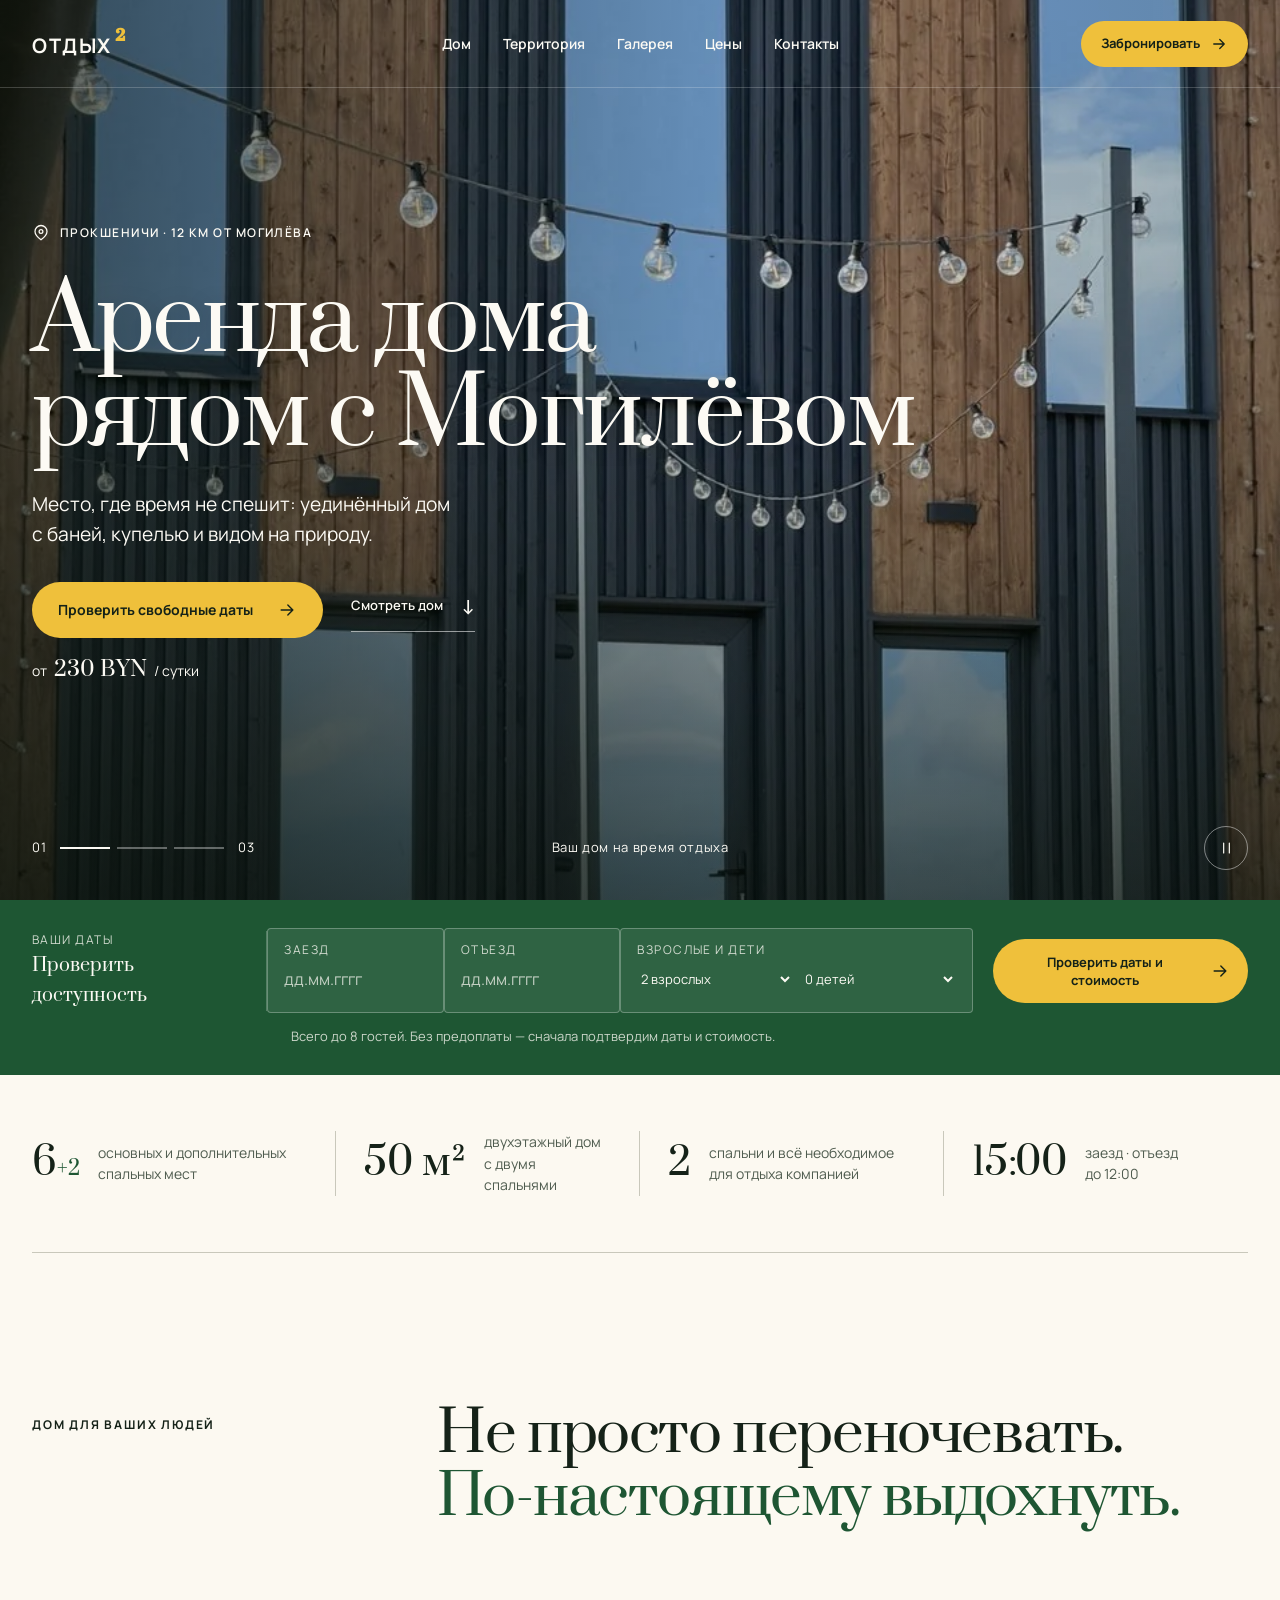
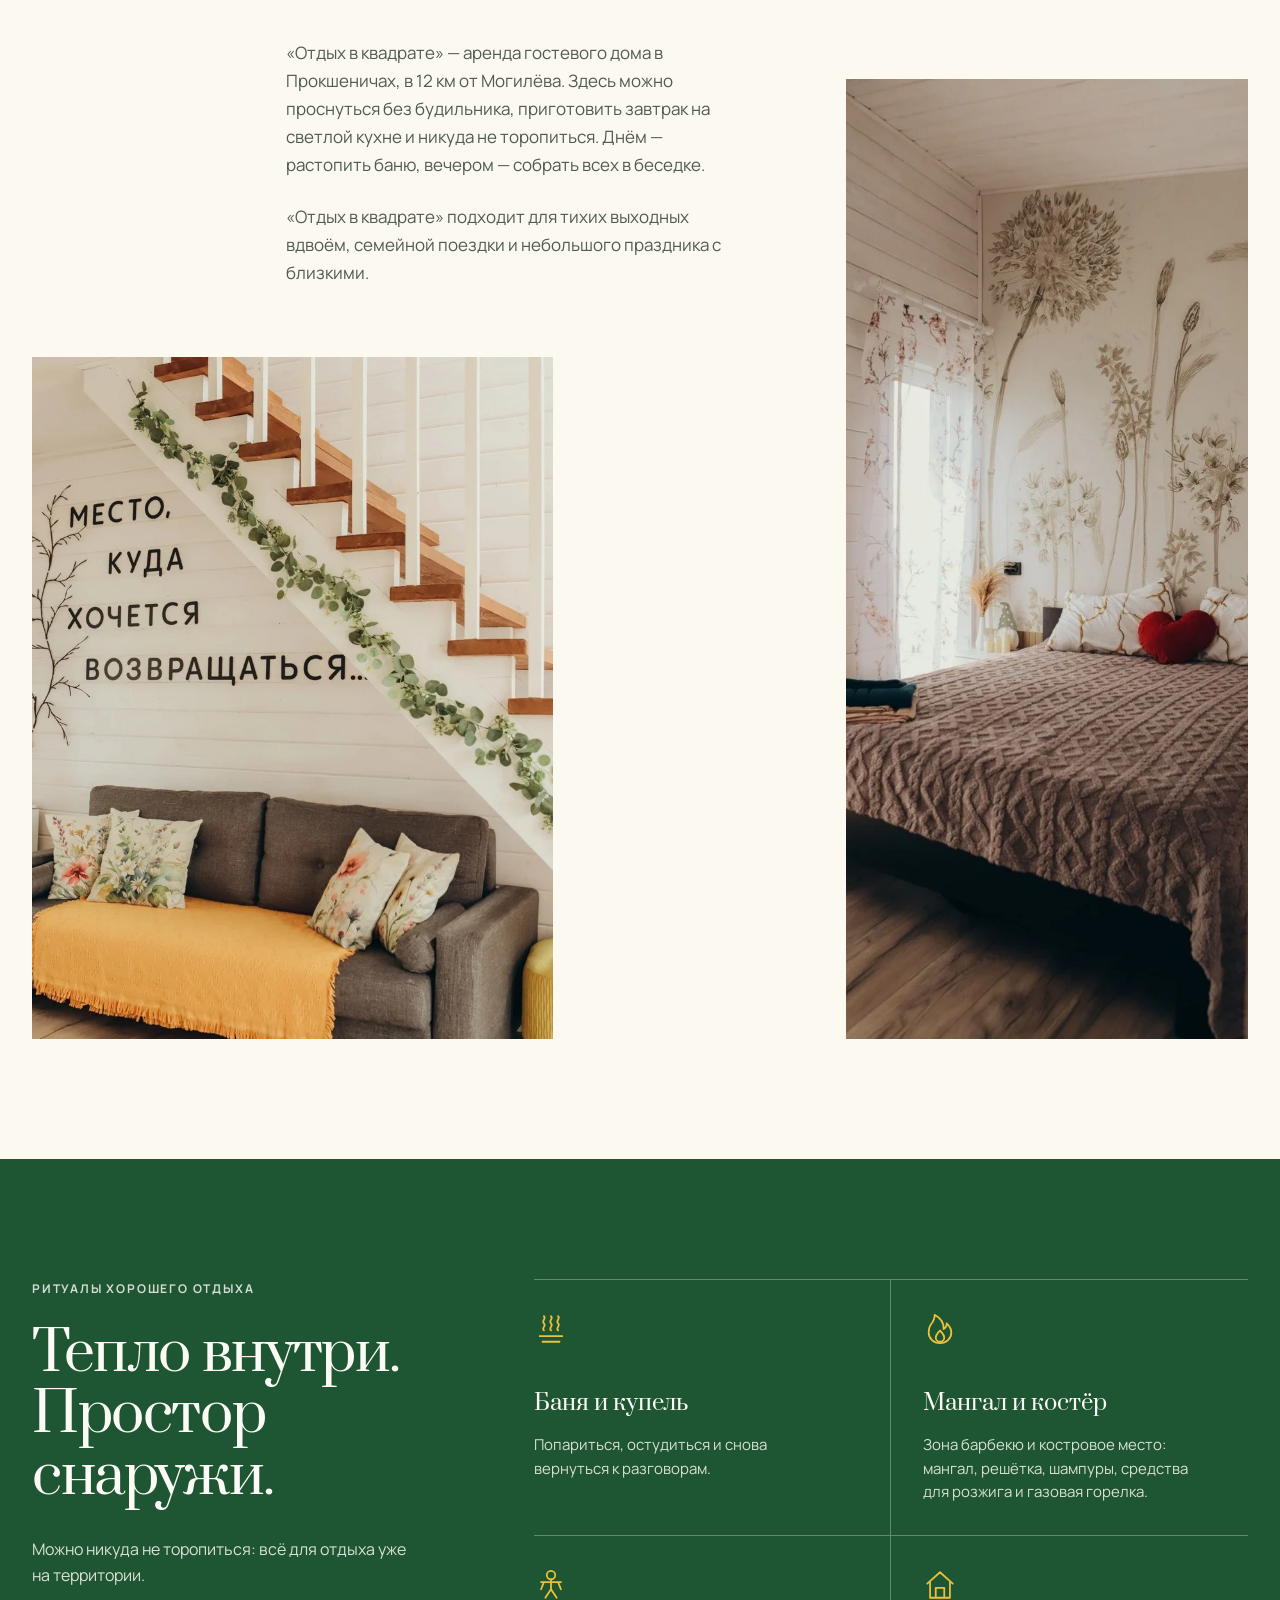
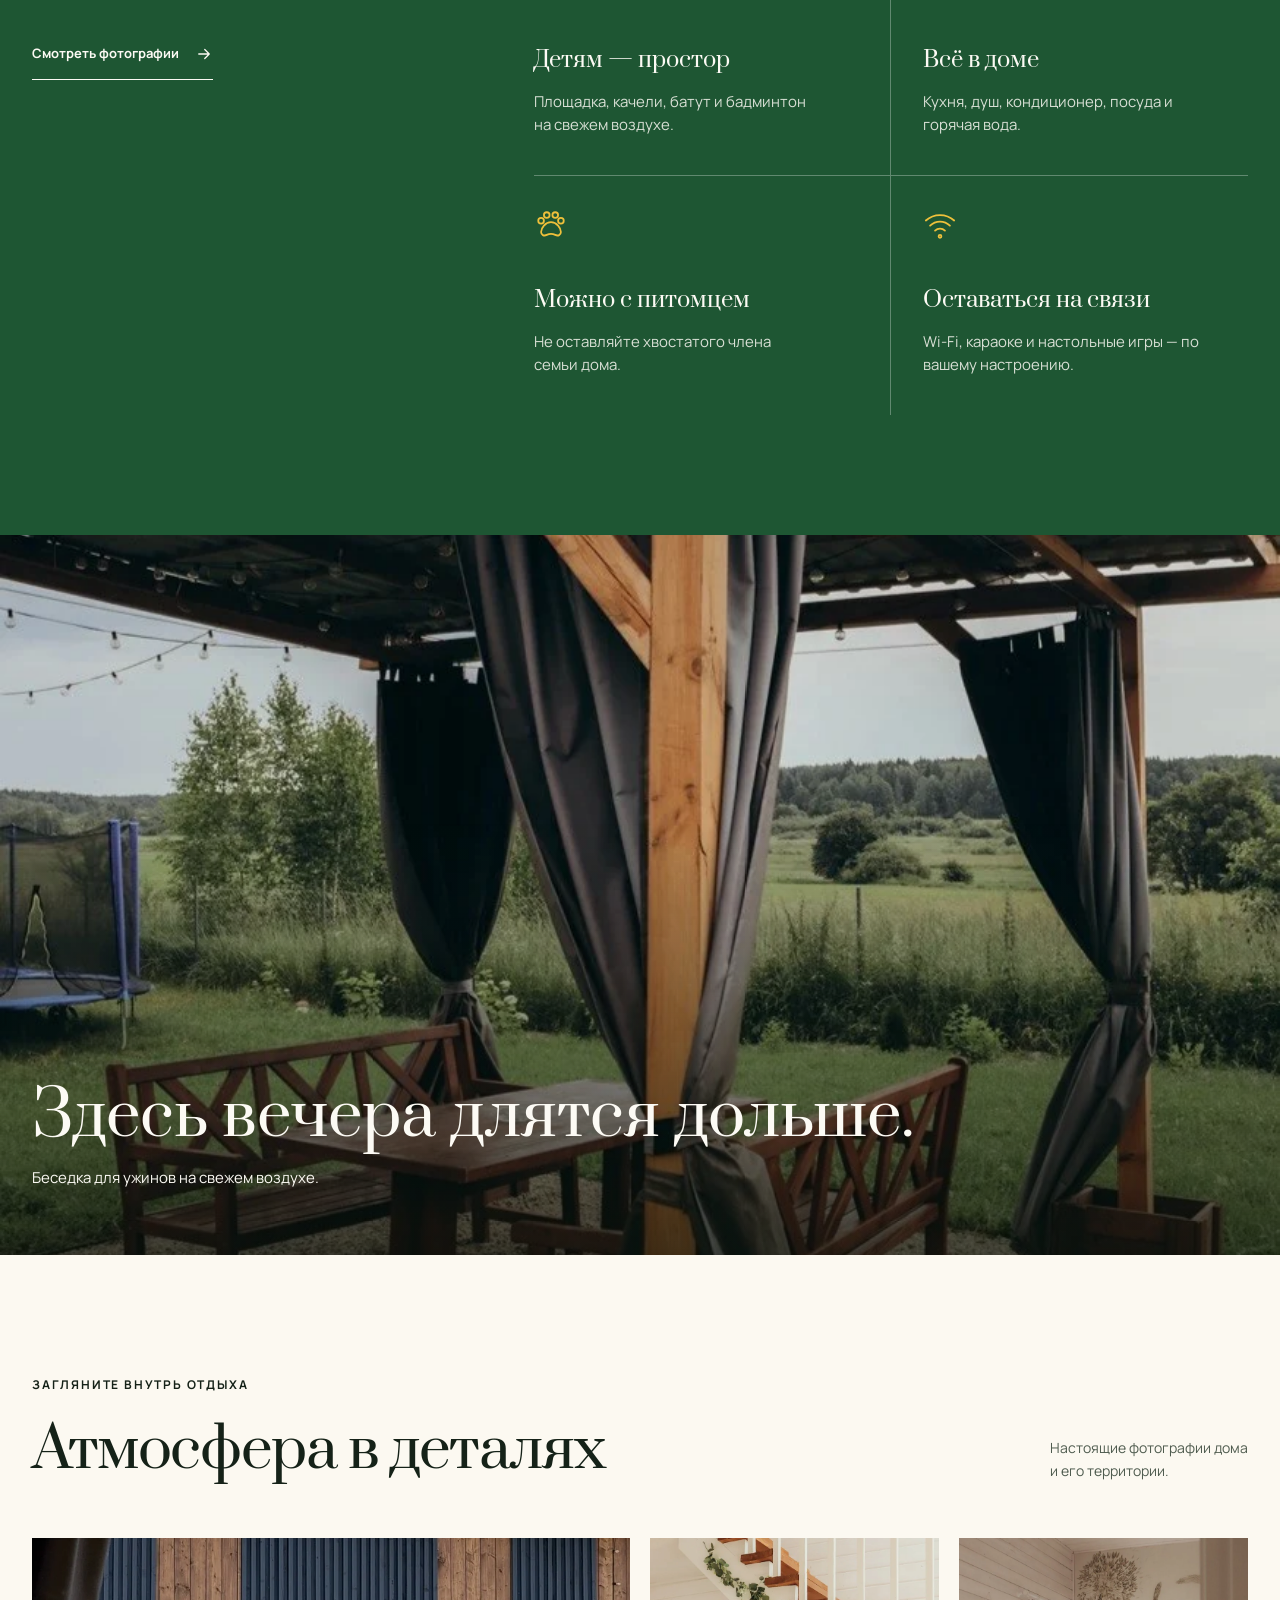
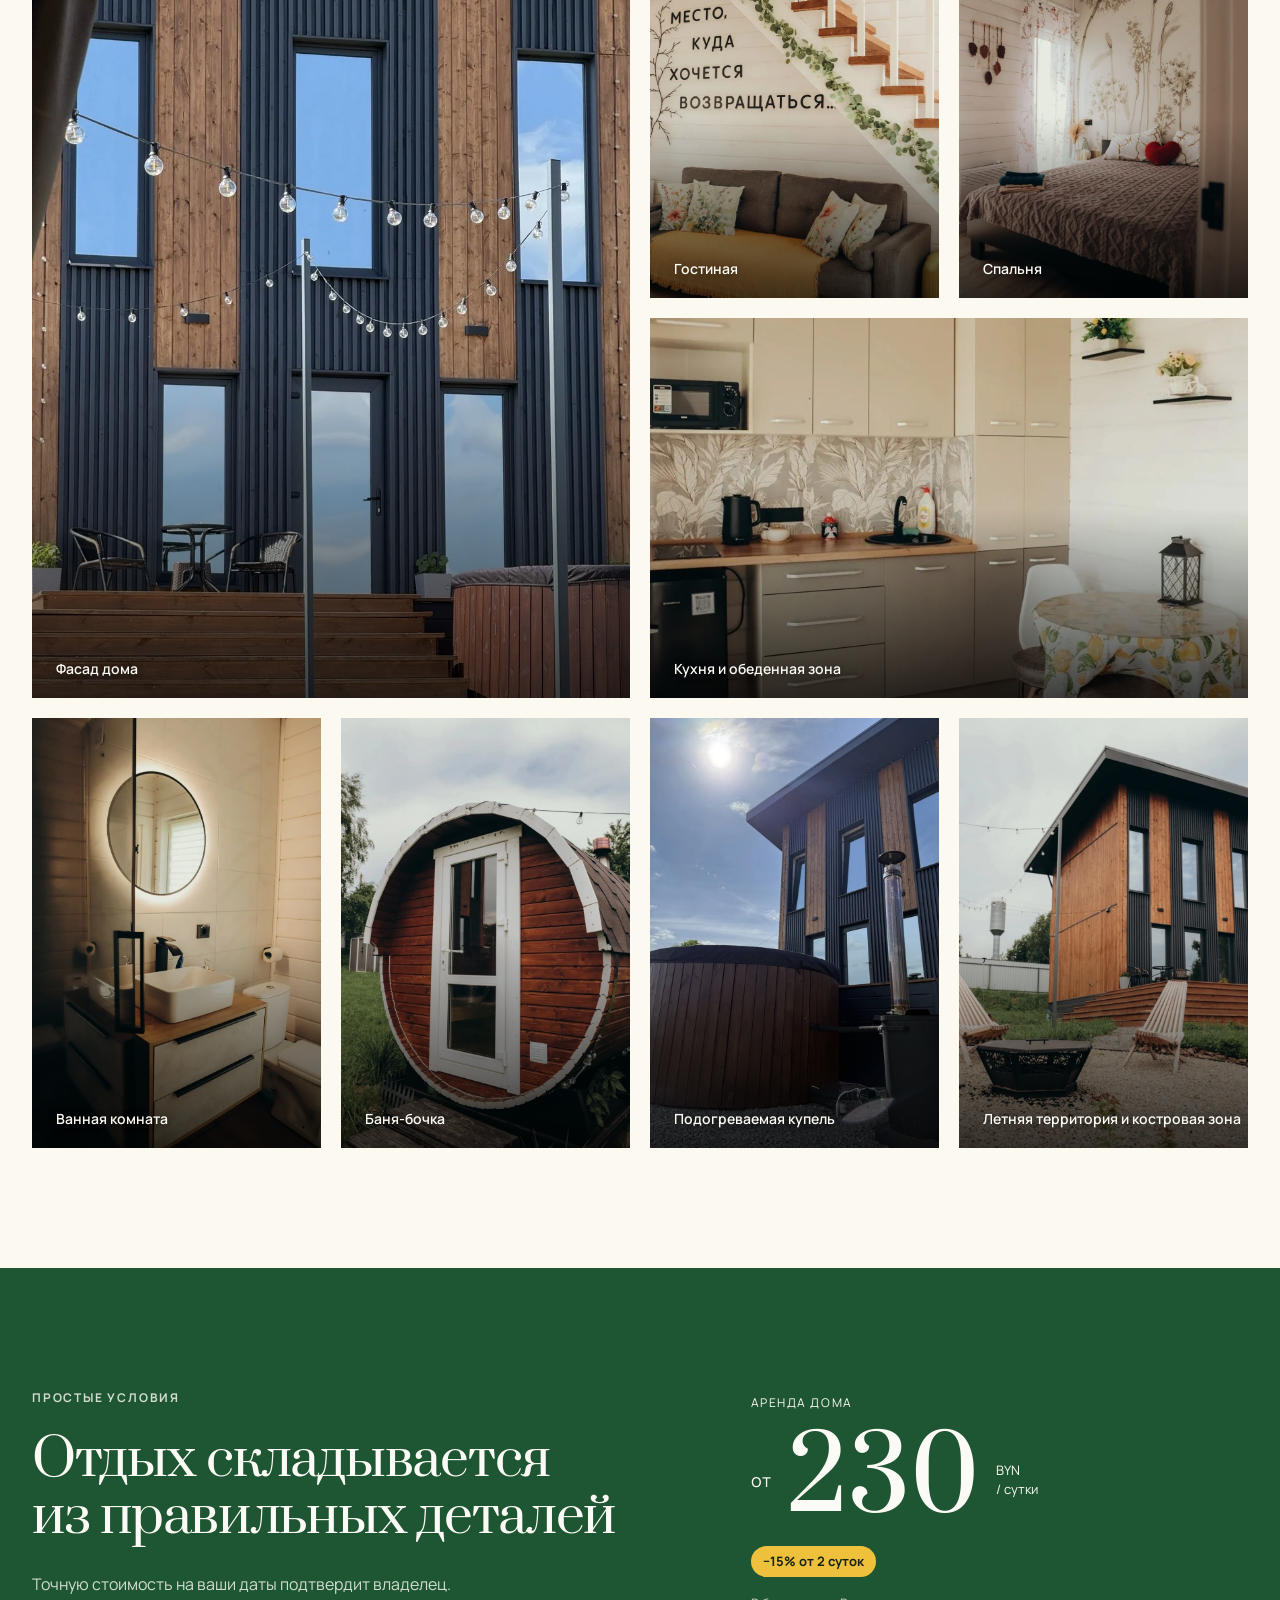
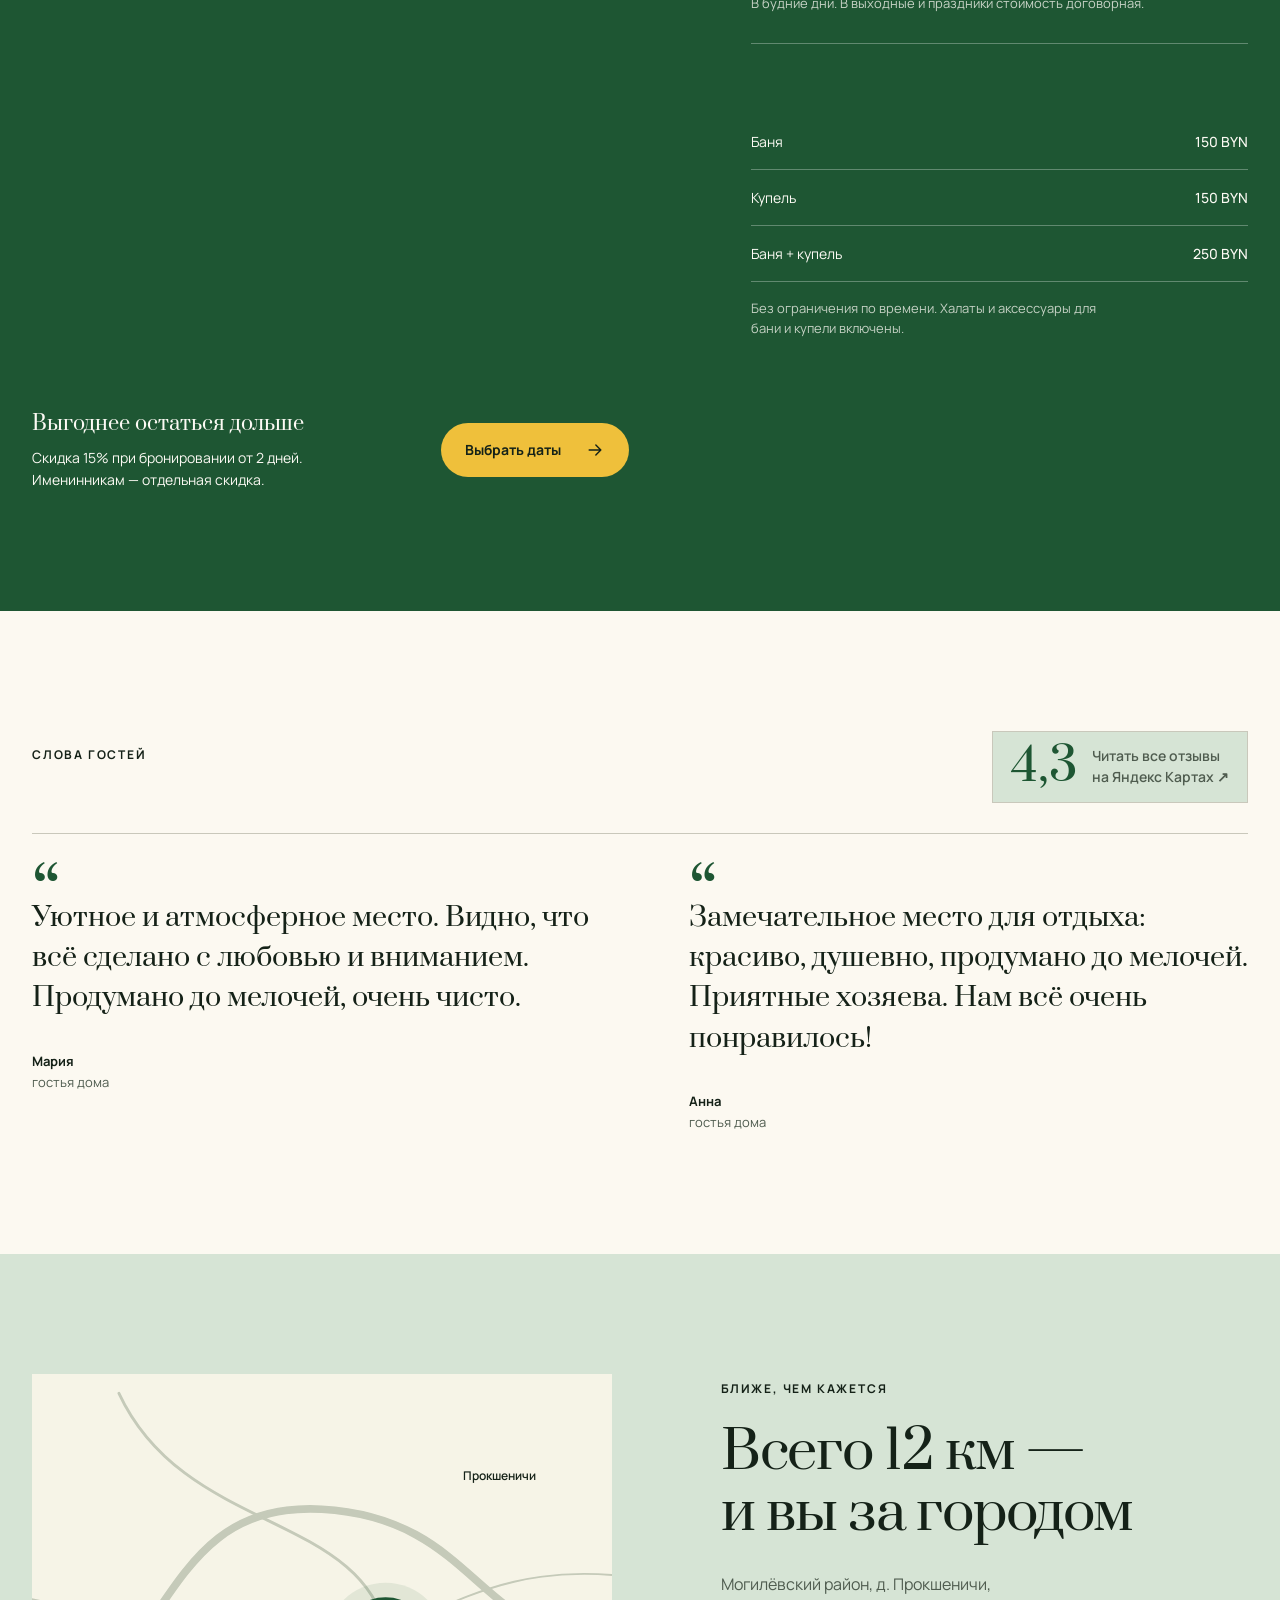
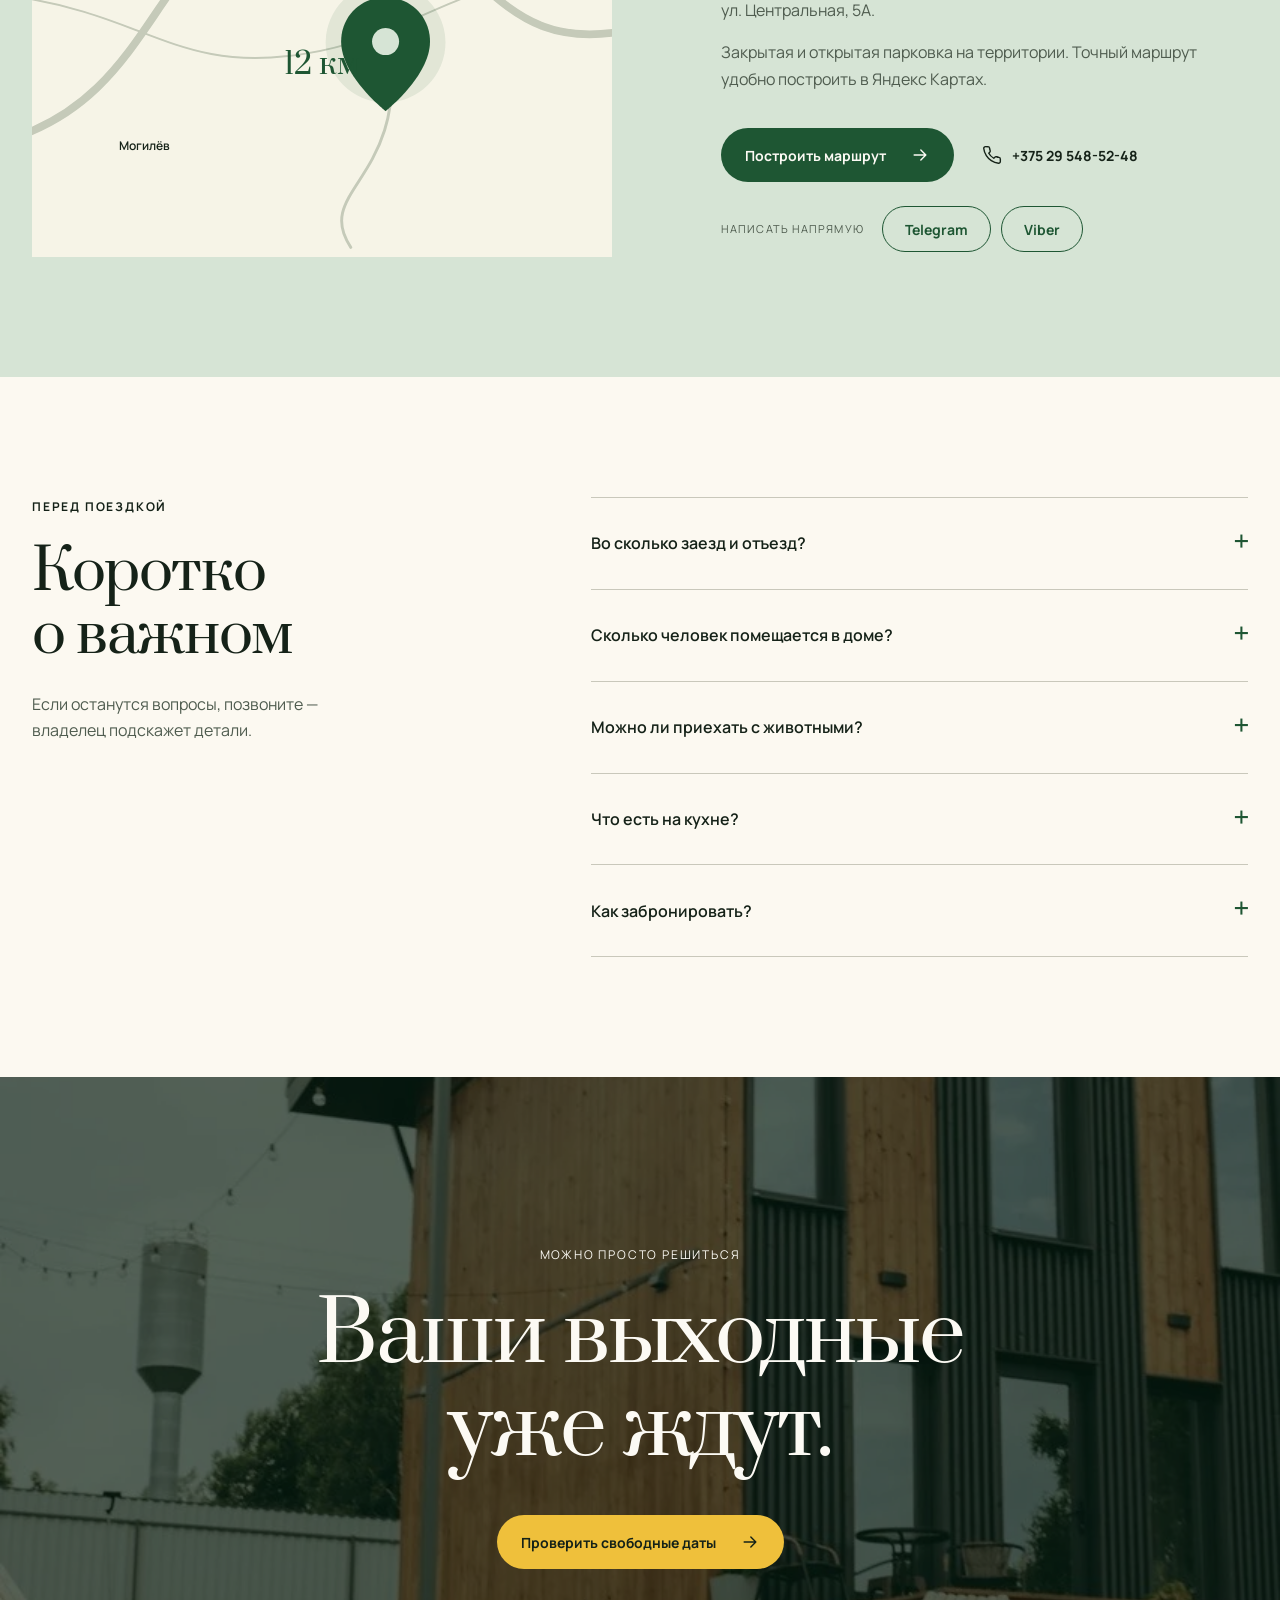
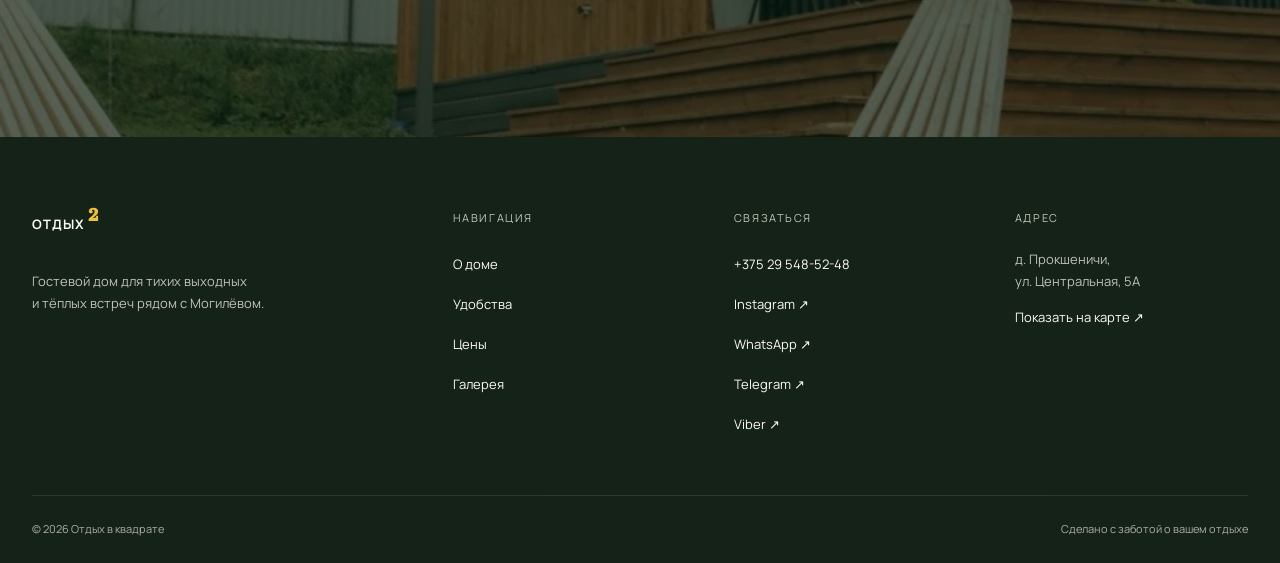
<file: index.html>
<!doctype html>
<html lang="ru">
<head>
  <meta charset="utf-8">
  <meta name="viewport" content="width=device-width, initial-scale=1">
  <meta name="theme-color" content="#1d5d3f">
  <meta name="description" content="Аренда гостевого дома в Прокшеничах, 12 км от Могилёва. Баня, купель, до 8 гостей, от 230 BYN/сутки. Фотографии, цены и проверка свободных дат.">
  <meta name="robots" content="index,follow,max-image-preview:large">
  <title>Аренда дома рядом с Могилёвом — «Отдых в квадрате»</title>
  <meta property="og:type" content="website">
  <meta property="og:locale" content="ru_BY">
  <meta property="og:site_name" content="Отдых в квадрате">
  <meta property="og:title" content="Аренда дома рядом с Могилёвом — «Отдых в квадрате»">
  <meta property="og:description" content="Гостевой дом в Прокшеничах с баней и купелью. До 8 гостей, от 230 BYN/сутки.">
  <meta property="og:url" content="https://georgeouspro.github.io/otdych-v-kvadrate/">
  <meta property="og:image" content="https://georgeouspro.github.io/otdych-v-kvadrate/assets/og-cover.jpg">
  <meta property="og:image:type" content="image/jpeg">
  <meta property="og:image:width" content="1200">
  <meta property="og:image:height" content="630">
  <meta property="og:image:alt" content="Гостевой дом «Отдых в квадрате» рядом с Могилёвом">
  <meta name="twitter:card" content="summary_large_image">
  <link rel="canonical" href="https://georgeouspro.github.io/otdych-v-kvadrate/">
  <link rel="preload" as="image" href="./assets/house-summer.webp" fetchpriority="high">
  <link rel="preconnect" href="https://fonts.googleapis.com">
  <link rel="preconnect" href="https://fonts.gstatic.com" crossorigin>
  <link href="https://fonts.googleapis.com/css2?family=Manrope:wght@400;500;600;700&family=Prata&display=swap" rel="stylesheet">
  <link rel="stylesheet" href="./vendor/flatpickr.min.css">
  <link rel="stylesheet" href="./styles.css">
  <script type="application/ld+json">{"@context":"https://schema.org","@type":"GuestHouse","name":"Отдых в квадрате","url":"https://georgeouspro.github.io/otdych-v-kvadrate/","description":"Аренда гостевого дома в Прокшеничах, в 12 км от Могилёва. Двухэтажный дом до 8 гостей с баней, купелью и зоной барбекю.","telephone":"+375295485248","address":{"@type":"PostalAddress","addressLocality":"Прокшеничи","addressRegion":"Могилёвская область","streetAddress":"ул. Центральная, 5А","addressCountry":"BY"},"geo":{"@type":"GeoCoordinates","latitude":53.941320,"longitude":30.132603},"image":["https://georgeouspro.github.io/otdych-v-kvadrate/assets/house-summer.webp","https://georgeouspro.github.io/otdych-v-kvadrate/assets/living-sofa.webp","https://georgeouspro.github.io/otdych-v-kvadrate/assets/hot-tub.webp"],"occupancy":{"@type":"QuantitativeValue","maxValue":8},"petsAllowed":true,"priceRange":"от 230 BYN за сутки","checkinTime":"15:00","checkoutTime":"12:00","amenityFeature":[{"@type":"LocationFeatureSpecification","name":"Баня","value":true},{"@type":"LocationFeatureSpecification","name":"Подогреваемая купель","value":true},{"@type":"LocationFeatureSpecification","name":"Wi-Fi","value":true},{"@type":"LocationFeatureSpecification","name":"Кухня","value":true},{"@type":"LocationFeatureSpecification","name":"Барбекю","value":true}],"sameAs":["https://www.instagram.com/otdych_v_kvadrate/","https://yandex.com/maps/org/rest_squared/139732959574/"]}</script>
</head>
<body id="top">
  <a class="skip-link" href="#main">К содержанию</a>
  <svg class="svg-sprite" aria-hidden="true">
    <symbol id="i-arrow" viewBox="0 0 24 24"><path d="M5 12h14M13 6l6 6-6 6"/></symbol>
    <symbol id="i-pin" viewBox="0 0 24 24"><path d="M20 10c0 5-8 11-8 11S4 15 4 10a8 8 0 1 1 16 0Z"/><circle cx="12" cy="10" r="2.5"/></symbol>
    <symbol id="i-users" viewBox="0 0 24 24"><path d="M16 21v-2a4 4 0 0 0-4-4H6a4 4 0 0 0-4 4v2M9 11a4 4 0 1 0 0-8 4 4 0 0 0 0 8ZM22 21v-2a4 4 0 0 0-3-3.87M16 3.13a4 4 0 0 1 0 7.75"/></symbol>
    <symbol id="i-fire" viewBox="0 0 24 24"><path d="M12 22c4.4 0 8-3.2 8-7.5 0-2.2-1.1-4.3-3.3-6.4.1 2-1 3.3-2.2 3.9.3-4.2-2.1-7.7-6.3-10 .3 3.4-1.8 5.7-3 7.3C4.1 10.8 4 12.5 4 14.5 4 18.8 7.6 22 12 22Z"/><path d="M9 18c0-2 1.5-3 3-5 1.5 2 3 3 3 5a3 3 0 0 1-6 0Z"/></symbol>
    <symbol id="i-home" viewBox="0 0 24 24"><path d="m3 11 9-8 9 8M5 10v11h14V10M9 21v-7h6v7"/></symbol>
    <symbol id="i-steam" viewBox="0 0 24 24"><path d="M4 17h16M6 21h12M7 13c-2-2 2-3 0-5s2-3 0-5M12 13c-2-2 2-3 0-5s2-3 0-5M17 13c-2-2 2-3 0-5s2-3 0-5"/></symbol>
    <symbol id="i-child" viewBox="0 0 24 24"><circle cx="12" cy="5" r="3"/><path d="M5 10h14M12 8v7M8 21l4-6 4 6M7 10l-2 5M17 10l2 5"/></symbol>
    <symbol id="i-paw" viewBox="0 0 24 24"><circle cx="5" cy="9" r="2"/><circle cx="9" cy="5" r="2"/><circle cx="15" cy="5" r="2"/><circle cx="19" cy="9" r="2"/><path d="M12 10c-4 0-7 4-7 7 0 2 2 3 4 2 2-1 4-1 6 0 2 1 4 0 4-2 0-3-3-7-7-7Z"/></symbol>
    <symbol id="i-wifi" viewBox="0 0 24 24"><path d="M2 8.8a15 15 0 0 1 20 0M5 12.5a10 10 0 0 1 14 0M8.5 16a5 5 0 0 1 7 0"/><circle cx="12" cy="20" r="1"/></symbol>
    <symbol id="i-phone" viewBox="0 0 24 24"><path d="M22 16.9v3a2 2 0 0 1-2.2 2 19.8 19.8 0 0 1-8.6-3.1 19.4 19.4 0 0 1-6-6A19.8 19.8 0 0 1 2.1 4.2 2 2 0 0 1 4.1 2h3a2 2 0 0 1 2 1.7c.1 1 .4 2 .7 2.8a2 2 0 0 1-.5 2.1L8.1 9.9a16 16 0 0 0 6 6l1.3-1.3a2 2 0 0 1 2.1-.5c.9.4 1.8.6 2.8.7a2 2 0 0 1 1.7 2.1Z"/></symbol>
    <symbol id="i-close" viewBox="0 0 24 24"><path d="m6 6 12 12M18 6 6 18"/></symbol>
    <symbol id="i-chevron" viewBox="0 0 24 24"><path d="m9 18 6-6-6-6"/></symbol>
    <symbol id="i-pause" viewBox="0 0 24 24"><path d="M8 5v14M16 5v14"/></symbol>
    <symbol id="i-play" viewBox="0 0 24 24"><path d="m8 5 11 7-11 7Z"/></symbol>
  </svg>

  <header class="site-header">
    <a class="brand" href="#top" aria-label="Отдых в квадрате — на главную">ОТДЫХ<span>²</span></a>
    <nav class="desktop-nav" aria-label="Основная навигация">
      <a href="#house">Дом</a><a href="#territory">Территория</a><a href="#gallery">Галерея</a><a href="#price">Цены</a><a href="#contacts">Контакты</a>
    </nav>
    <a class="button button-accent header-book" href="#booking">Забронировать <svg><use href="#i-arrow"/></svg></a>
    <button class="menu-toggle" id="menuToggle" type="button" aria-expanded="false" aria-controls="mobileNav" aria-label="Открыть меню"><span></span><span></span></button>
    <nav class="mobile-nav" id="mobileNav" aria-label="Мобильная навигация" hidden>
      <a href="#house">Дом</a><a href="#territory">Территория</a><a href="#gallery">Галерея</a><a href="#price">Цены</a><a href="#contacts">Контакты</a>
      <a class="button button-light" href="#booking">Проверить даты</a>
    </nav>
  </header>

  <main id="main">
    <section class="hero" aria-label="Гостевой дом Отдых в квадрате">
      <div class="hero-slides" aria-hidden="true">
        <div class="hero-slide active" style="--image:url('./assets/house-summer.webp')"></div>
        <div class="hero-slide" style="--image:url('./assets/gazebo-house.webp')"></div>
        <div class="hero-slide" style="--image:url('./assets/hot-tub.webp')"></div>
      </div>
      <div class="hero-shade"></div>
      <div class="hero-content container">
        <p class="hero-location"><svg><use href="#i-pin"/></svg> Прокшеничи · 12 км от Могилёва</p>
        <h1>Аренда дома<br>рядом с Могилёвом</h1>
        <p class="hero-lead">Место, где время не спешит: уединённый дом<br class="desktop-only"> с баней, купелью и видом на природу.</p>
        <div class="hero-actions">
          <a class="button button-accent hero-book" href="#booking">Проверить свободные даты <svg><use href="#i-arrow"/></svg></a>
          <a class="hero-text-link" href="#house">Смотреть дом <span>↓</span></a>
        </div>
        <p class="hero-price"><span>от</span> <strong>230 BYN</strong> <span>/ сутки</span></p>
      </div>
      <div class="slider-controls container">
        <div class="slider-status"><span id="slideNumber">01</span><div class="slider-bars" id="sliderBars"><button class="active" data-slide="0" aria-label="Фото 1"></button><button data-slide="1" aria-label="Фото 2"></button><button data-slide="2" aria-label="Фото 3"></button></div><span>03</span></div>
        <p id="slideCaption">Ваш дом на время отдыха</p>
        <button id="sliderPause" class="slider-pause" type="button" aria-label="Приостановить слайд-шоу"><svg><use href="#i-pause"/></svg></button>
      </div>
    </section>

    <section class="booking-strip" id="booking" aria-label="Запрос на бронирование">
      <form class="booking-form container" id="bookingForm">
        <div class="booking-intro"><span>Ваши даты</span><strong>Проверить доступность</strong></div>
        <label><span>Заезд</span><input type="date" id="checkin" name="checkin" required></label>
        <label><span>Отъезд</span><input type="date" id="checkout" name="checkout" required></label>
        <div class="guest-selector">
          <span>Взрослые и дети</span>
          <div class="guest-selects">
            <label><span class="visually-hidden">Количество взрослых</span><select id="adults" name="adults" aria-label="Количество взрослых"><option value="1">1 взрослый</option><option value="2" selected>2 взрослых</option><option value="3">3 взрослых</option><option value="4">4 взрослых</option><option value="5">5 взрослых</option><option value="6">6 взрослых</option><option value="7">7 взрослых</option><option value="8">8 взрослых</option></select></label>
            <label><span class="visually-hidden">Количество детей</span><select id="children" name="children" aria-label="Количество детей"><option value="0" selected>0 детей</option><option value="1">1 ребёнок</option><option value="2">2 ребёнка</option><option value="3">3 ребёнка</option><option value="4">4 ребёнка</option><option value="5">5 детей</option><option value="6">6 детей</option><option value="7">7 детей</option></select></label>
          </div>
        </div>
        <button class="button button-accent" type="submit">Проверить даты и стоимость <svg><use href="#i-arrow"/></svg></button>
        <div class="children-ages" id="childrenAges" hidden>
          <span class="children-ages-title">Возраст каждого ребёнка</span>
          <div class="children-ages-fields" id="childrenAgesFields"></div>
          <p class="guest-error" id="guestError" role="alert"></p>
        </div>
        <p class="date-error" id="dateError" role="alert"></p>
        <p class="form-note">Всего до 8 гостей. Без предоплаты — сначала подтвердим даты и стоимость.</p>
      </form>
    </section>

    <section class="facts container" aria-label="Кратко о доме">
      <div><strong>6<span>+2</span></strong><p>основных и дополнительных спальных мест</p></div>
      <div><strong>50 м²</strong><p>двухэтажный дом<br>с двумя спальнями</p></div>
      <div><strong>2</strong><p>спальни и всё необходимое<br>для отдыха компанией</p></div>
      <div><strong>15:00</strong><p>заезд · отъезд<br>до 12:00</p></div>
    </section>

    <section class="intro section container" id="house">
      <div class="section-heading">
        <p class="eyebrow">Дом для ваших людей</p>
        <h2>Не просто переночевать.<br><em>По-настоящему выдохнуть.</em></h2>
      </div>
      <div class="intro-copy">
        <p>«Отдых в квадрате» — аренда гостевого дома в Прокшеничах, в 12 км от Могилёва. Здесь можно проснуться без будильника, приготовить завтрак на светлой кухне и никуда не торопиться. Днём — растопить баню, вечером — собрать всех в беседке.</p>
        <p>«Отдых в квадрате» подходит для тихих выходных вдвоём, семейной поездки и небольшого праздника с близкими.</p>
      </div>
      <figure class="intro-main image-reveal"><img src="./assets/living-sofa.webp" alt="Светлая гостиная с диваном и лестницей на второй этаж" loading="lazy"><figcaption>Гостиная · общее пространство для отдыха</figcaption></figure>
      <figure class="intro-side image-reveal"><img src="./assets/bedroom.webp" alt="Спальня с большой кроватью и светлым текстилем" loading="lazy"><figcaption>Спальня · спокойный светлый интерьер</figcaption></figure>
    </section>

    <section class="experience section" id="territory">
      <div class="container experience-grid">
        <div class="experience-title">
          <p class="eyebrow light">Ритуалы хорошего отдыха</p>
          <h2>Тепло внутри.<br>Простор снаружи.</h2>
          <p>Можно никуда не торопиться: всё для отдыха уже на территории.</p>
          <a class="text-link light" href="#gallery">Смотреть фотографии <svg><use href="#i-arrow"/></svg></a>
        </div>
        <div class="amenities">
          <article><svg><use href="#i-steam"/></svg><h3>Баня и купель</h3><p>Попариться, остудиться и снова вернуться к разговорам.</p></article>
          <article><svg><use href="#i-fire"/></svg><h3>Мангал и костёр</h3><p>Зона барбекю и костровое место: мангал, решётка, шампуры, средства для розжига и газовая горелка.</p></article>
          <article><svg><use href="#i-child"/></svg><h3>Детям — простор</h3><p>Площадка, качели, батут и бадминтон на свежем воздухе.</p></article>
          <article><svg><use href="#i-home"/></svg><h3>Всё в доме</h3><p>Кухня, душ, кондиционер, посуда и горячая вода.</p></article>
          <article><svg><use href="#i-paw"/></svg><h3>Можно с питомцем</h3><p>Не оставляйте хвостатого члена семьи дома.</p></article>
          <article><svg><use href="#i-wifi"/></svg><h3>Оставаться на связи</h3><p>Wi-Fi, караоке и настольные игры — по вашему настроению.</p></article>
        </div>
      </div>
    </section>

    <section class="wide-story">
      <img src="./assets/gazebo.webp" alt="Деревянная беседка со столом, скамейками и шторами" loading="lazy">
      <div class="wide-story-caption container"><p>Здесь вечера длятся дольше.</p><span>Беседка для ужинов на свежем воздухе.</span></div>
    </section>

    <section class="gallery section container" id="gallery">
      <div class="gallery-head"><div><p class="eyebrow">Загляните внутрь отдыха</p><h2>Атмосфера в деталях</h2></div><p>Настоящие фотографии дома<br>и его территории.</p></div>
      <div class="gallery-grid">
        <button class="gallery-item g1" type="button" data-gallery="0" aria-label="Открыть фото фасада"><img src="./assets/house-summer.webp" alt="Летний фасад дома с гирляндами" loading="lazy"><span>Фасад дома</span></button>
        <button class="gallery-item g2" type="button" data-gallery="1" aria-label="Открыть фото гостиной"><img src="./assets/living-sofa.webp" alt="Гостиная с диваном" loading="lazy"><span>Гостиная</span></button>
        <button class="gallery-item g3" type="button" data-gallery="2" aria-label="Открыть фото спальни"><img src="./assets/bedroom.webp" alt="Спальня с двуспальной кроватью" loading="lazy"><span>Спальня</span></button>
        <button class="gallery-item g4" type="button" data-gallery="3" aria-label="Открыть фото кухни"><img src="./assets/kitchen.webp" alt="Светлая оборудованная кухня с обеденной зоной" loading="lazy"><span>Кухня и обеденная зона</span></button>
        <button class="gallery-item g5" type="button" data-gallery="4" aria-label="Открыть фото ванной"><img src="./assets/bathroom.webp" alt="Ванная комната с раковиной и зеркалом с подсветкой" loading="lazy"><span>Ванная комната</span></button>
        <button class="gallery-item g6" type="button" data-gallery="5" aria-label="Открыть фото бани"><img src="./assets/sauna.webp" alt="Деревянная баня-бочка на территории" loading="lazy"><span>Баня-бочка</span></button>
        <button class="gallery-item g7" type="button" data-gallery="6" aria-label="Открыть фото купели"><img src="./assets/hot-tub.webp" alt="Подогреваемая купель рядом с домом" loading="lazy"><span>Подогреваемая купель</span></button>
        <button class="gallery-item g8" type="button" data-gallery="7" aria-label="Открыть фото костровой зоны"><img src="./assets/exterior-fire.webp" alt="Дом, шезлонг и костровая чаша на летней территории" loading="lazy"><span>Летняя территория и костровая зона</span></button>
      </div>
    </section>

    <section class="price section" id="price">
      <div class="container price-grid">
        <div class="price-heading"><p class="eyebrow light">Простые условия</p><h2>Отдых складывается<br>из правильных деталей</h2><p>Точную стоимость на ваши даты подтвердит владелец.</p></div>
        <div class="price-main"><span>Аренда дома</span><div><small>от</small><strong>230</strong><span>BYN<br>/ сутки</span></div><span class="discount-badge">−15% от 2 суток</span><p>В будние дни. В выходные и праздники стоимость договорная.</p></div>
        <div class="price-extra"><div><span>Баня</span><strong>150 BYN</strong></div><div><span>Купель</span><strong>150 BYN</strong></div><div><span>Баня + купель</span><strong>250 BYN</strong></div><p class="price-included">Без ограничения по времени. Халаты и аксессуары для бани и купели включены.</p></div>
        <div class="discounts"><p><strong>Выгоднее остаться дольше</strong>Скидка 15% при бронировании от 2 дней. Именинникам — отдельная скидка.</p><a class="button button-accent" href="#booking">Выбрать даты <svg><use href="#i-arrow"/></svg></a></div>
      </div>
    </section>

    <section class="reviews section container">
      <div class="reviews-top"><p class="eyebrow">Слова гостей</p><a class="rating-link" href="https://yandex.com/maps/org/rest_squared/139732959574/" target="_blank" rel="noopener" aria-label="Оценка 4,3. Читать все отзывы на Яндекс Картах"><strong>4,3</strong><span>Читать все отзывы<br>на Яндекс Картах ↗</span></a></div>
      <div class="review-grid">
        <blockquote><span class="quote">“</span><p>Уютное и атмосферное место. Видно, что всё сделано с любовью и вниманием. Продумано до мелочей, очень чисто.</p><footer><strong>Мария</strong><span>гостья дома</span></footer></blockquote>
        <blockquote><span class="quote">“</span><p>Замечательное место для отдыха: красиво, душевно, продумано до мелочей. Приятные хозяева. Нам всё очень понравилось!</p><footer><strong>Анна</strong><span>гостья дома</span></footer></blockquote>
      </div>
    </section>

    <section class="location section" id="contacts">
      <div class="container location-grid">
        <div class="location-graphic" aria-hidden="true"><svg viewBox="0 0 600 420"><path class="road r1" d="M-30 340C150 290 120 90 300 100s160 170 340 120"/><path class="road r2" d="M90-20c70 150 260 120 280 260s-80 150-40 210"/><path class="road r3" d="M-20 190c140 20 170 80 300 60s180-100 340-80"/><circle cx="366" cy="238" r="62" class="location-circle"/><path class="pin-shape" d="M366 191c-26 0-46 20-46 46 0 36 46 72 46 72s46-36 46-72c0-26-20-46-46-46Z"/><circle cx="366" cy="237" r="14" class="pin-dot"/></svg><span class="map-label l1">Могилёв</span><span class="map-label l2">Прокшеничи</span><strong>12 км</strong></div>
        <div class="location-copy"><p class="eyebrow">Ближе, чем кажется</p><h2>Всего 12 км —<br>и вы за городом</h2><p>Могилёвский район, д. Прокшеничи,<br>ул. Центральная, 5А.</p><p>Закрытая и открытая парковка на территории. Точный маршрут удобно построить в Яндекс Картах.</p><div class="location-actions"><a class="button button-dark" href="https://yandex.com/maps/org/rest_squared/139732959574/?ll=30.132603%2C53.941320&z=17" target="_blank" rel="noopener">Построить маршрут <svg><use href="#i-arrow"/></svg></a><a class="phone-link" href="tel:+375295485248"><svg><use href="#i-phone"/></svg> +375 29 548-52-48</a></div><div class="direct-messengers"><span>Написать напрямую</span><a class="button messenger-button" href="https://t.me/MaryiaKv" target="_blank" rel="noopener" aria-label="Написать в Telegram, @MaryiaKv">Telegram</a><a class="button messenger-button" href="viber://chat?number=%2B375295485248" aria-label="Написать в Viber по номеру телефона">Viber</a></div></div>
      </div>
    </section>

    <section class="faq section container">
      <div><p class="eyebrow">Перед поездкой</p><h2>Коротко о важном</h2><p class="faq-intro">Если останутся вопросы, позвоните — владелец подскажет детали.</p></div>
      <div class="faq-list">
        <details><summary>Во сколько заезд и отъезд?<span>+</span></summary><p>Заезд с 15:00, отъезд до 12:00. Если вам нужно другое время, обсудите возможность с владельцем заранее.</p></details>
        <details><summary>Сколько человек помещается в доме?<span>+</span></summary><p>В доме 6 основных спальных мест и возможность организовать ещё 2 дополнительных. Внутри две спальни и три кровати.</p></details>
        <details><summary>Можно ли приехать с животными?<span>+</span></summary><p>Да, проживание с питомцами возможно. Пожалуйста, предупредите о нём при бронировании.</p></details>
        <details><summary>Что есть на кухне?<span>+</span></summary><p>Электроплита, холодильник, микроволновая печь, чайник, посуда и горячая вода. На улице — мангал, решётка, шампуры, средства для розжига и газовая горелка.</p></details>
        <details><summary>Как забронировать?<span>+</span></summary><p>Выберите даты в форме на сайте. Для WhatsApp мы подготовим сообщение автоматически. Также можно связаться с владельцем напрямую в Telegram или Viber.</p></details>
      </div>
    </section>

    <section class="final-cta">
      <div class="final-cta-bg"></div><div class="container final-cta-content"><p>Можно просто решиться</p><h2>Ваши выходные<br>уже ждут.</h2><a class="button button-accent" href="#booking">Проверить свободные даты <svg><use href="#i-arrow"/></svg></a></div>
    </section>
  </main>

  <footer class="site-footer">
    <div class="container footer-grid"><div><a class="brand footer-brand" href="#top">ОТДЫХ<span>²</span></a><p>Гостевой дом для тихих выходных<br>и тёплых встреч рядом с Могилёвом.</p></div><div><span>Навигация</span><a href="#house">О доме</a><a href="#territory">Удобства</a><a href="#price">Цены</a><a href="#gallery">Галерея</a></div><div><span>Связаться</span><a href="tel:+375295485248">+375 29 548-52-48</a><a href="https://www.instagram.com/otdych_v_kvadrate/" target="_blank" rel="noopener">Instagram ↗</a><a href="https://wa.me/375295485248" target="_blank" rel="noopener">WhatsApp ↗</a><a href="https://t.me/MaryiaKv" target="_blank" rel="noopener">Telegram ↗</a><a href="viber://chat?number=%2B375295485248">Viber ↗</a></div><div><span>Адрес</span><p>д. Прокшеничи,<br>ул. Центральная, 5А</p><a href="https://yandex.com/maps/org/rest_squared/139732959574/" target="_blank" rel="noopener">Показать на карте ↗</a></div></div>
    <div class="container footer-bottom"><span>© <span id="year"></span> Отдых в квадрате</span><span>Сделано с заботой о вашем отдыхе</span></div>
  </footer>

  <a class="mobile-book" href="#booking">Проверить даты <svg><use href="#i-arrow"/></svg></a>

  <dialog class="booking-modal" id="bookingModal" aria-labelledby="modalTitle">
    <button class="modal-close" type="button" aria-label="Закрыть"><svg><use href="#i-close"/></svg></button>
    <p class="eyebrow">Почти готово</p><h2 id="modalTitle">Отправить запрос<br>владельцу</h2><p class="modal-summary" id="modalSummary"></p><p>Мы подготовили сообщение с датами и составом гостей. Отправьте его в WhatsApp или напишите владельцу напрямую в другом мессенджере.</p><a class="button button-dark modal-whatsapp" id="whatsappLink" href="https://wa.me/375295485248" target="_blank" rel="noopener">Открыть WhatsApp <svg><use href="#i-arrow"/></svg></a><div class="modal-alternatives"><a class="button messenger-button" href="https://t.me/MaryiaKv" target="_blank" rel="noopener">Telegram</a><a class="button messenger-button" href="viber://chat?number=%2B375295485248">Viber</a></div><a class="modal-phone" href="tel:+375295485248">Или позвонить: +375 29 548-52-48</a>
  </dialog>

  <dialog class="lightbox" id="lightbox" aria-label="Просмотр фотографии"><button class="lightbox-close" type="button" aria-label="Закрыть галерею"><svg><use href="#i-close"/></svg></button><button class="lightbox-prev" type="button" aria-label="Предыдущее фото"><svg><use href="#i-chevron"/></svg></button><img id="lightboxImage" src="./assets/house-summer.webp" alt=""><button class="lightbox-next" type="button" aria-label="Следующее фото"><svg><use href="#i-chevron"/></svg></button><p id="lightboxCaption"></p></dialog>
  <script src="./vendor/flatpickr.min.js"></script>
  <script src="./vendor/flatpickr-ru.js"></script>
  <script type="module" src="./src/main.js?v=5"></script>
</body>
</html>
</file>
<file: styles.css>
:root{
  --primitive-cream:oklch(0.983 0.011 91);--primitive-forest:oklch(0.405 0.083 153);--primitive-gold:oklch(0.827 0.151 88);--primitive-ink:oklch(0.235 0.025 151);--primitive-sage:oklch(0.905 0.026 142);
  --surface:var(--primitive-cream);--surface-alt:var(--primitive-sage);--text:var(--primitive-ink);--accent:var(--primitive-gold);--brand:var(--primitive-forest);--muted:oklch(0.46 0.026 145);--line:oklch(0.83 0.018 105);--light:oklch(0.985 0.008 92);
  --container:1280px;--header-h:88px;--radius:2px;--ease:cubic-bezier(.19,1,.22,1)
}
*{box-sizing:border-box;margin:0;padding:0}html{scroll-behavior:smooth;scroll-padding-top:90px}body{font-family:'Manrope',sans-serif;font-size:16px;line-height:1.65;color:var(--text);background:var(--surface);-webkit-font-smoothing:antialiased;overflow-x:hidden}body.menu-open{overflow:hidden}img{display:block;max-width:100%;height:auto}a{color:inherit;text-decoration:none}button,input,select{font:inherit}button,a,summary,select,input{ -webkit-tap-highlight-color:transparent}button,summary,select{cursor:pointer}button{color:inherit}svg{width:24px;height:24px;fill:none;stroke:currentColor;stroke-width:1.7;stroke-linecap:round;stroke-linejoin:round;flex:none}:focus-visible{outline:3px solid var(--accent);outline-offset:4px}.svg-sprite{position:absolute;width:0;height:0;overflow:hidden}.container{width:min(calc(100% - 64px),var(--container));margin-inline:auto}.section{padding-block:120px}.eyebrow{text-transform:uppercase;letter-spacing:.15em;font-size:12px;font-weight:700;margin-bottom:24px}.eyebrow.light{color:var(--light);opacity:.82}h1,h2{font-family:'Prata',serif;font-weight:400;line-height:1.12;letter-spacing:-.025em;text-wrap:balance}h2{font-size:clamp(38px,4.4vw,68px)}h2 em{font-style:normal;color:var(--brand)}p{max-width:70ch}.button{min-height:54px;display:inline-flex;align-items:center;justify-content:center;gap:24px;padding:14px 24px;border:0;border-radius:100px;font-size:14px;font-weight:700;transition:background-color .2s,color .2s,transform .2s}.button:hover{transform:translateY(-2px)}.button:active{transform:translateY(0)}.button svg{width:20px}.button-accent{background:var(--accent);color:var(--primitive-ink)}.button-accent:hover{background:oklch(0.87 0.15 88)}.button-dark{background:var(--brand);color:var(--light)}.button-dark:hover{background:oklch(0.34 0.08 153)}.button-light{background:var(--light);color:var(--brand)}.button-light:hover{background:var(--accent)}.skip-link{position:fixed;top:8px;left:8px;z-index:1000;background:var(--accent);padding:12px 18px;transform:translateY(-150%)}.skip-link:focus{transform:translateY(0)}
/* Header */
.site-header{height:var(--header-h);position:fixed;inset:0 0 auto;z-index:50;display:grid;grid-template-columns:1fr auto 1fr;align-items:center;padding:0 max(32px,calc((100vw - var(--container))/2));color:var(--light);border-bottom:1px solid oklch(1 0 0/.2);transition:background-color .25s,color .25s,transform .25s}.site-header.scrolled{background:oklch(0.983 0.011 91/.96);color:var(--text);backdrop-filter:blur(14px);border-color:var(--line)}body.menu-open .site-header{background:var(--brand);color:var(--light);border-color:oklch(1 0 0/.2);backdrop-filter:none;-webkit-backdrop-filter:none}.brand{font-size:20px;letter-spacing:.08em;font-weight:700;justify-self:start;line-height:1}.brand span{color:var(--accent);font-family:'Prata',serif;font-size:30px;margin-left:2px}.desktop-nav{display:flex;gap:32px;font-size:13px;font-weight:600}.desktop-nav a,.header-book{position:relative;min-height:44px;display:flex;align-items:center}.desktop-nav a:after{content:'';position:absolute;bottom:8px;left:0;width:100%;height:1px;background:currentColor;transform:scaleX(0);transform-origin:right;transition:transform .25s}.desktop-nav a:hover:after{transform:scaleX(1);transform-origin:left}.header-book{justify-self:end;gap:12px;font-size:13px;font-weight:700}.header-book svg{width:18px}.menu-toggle,.mobile-nav{display:none}
/* Hero */
.hero{position:relative;min-height:100svh;color:var(--light);isolation:isolate;display:flex;flex-direction:column;justify-content:flex-end;overflow:hidden;background:var(--brand)}.hero-slides,.hero-slide,.hero-shade{position:absolute;inset:0}.hero-slides,.hero-shade{pointer-events:none}.hero-slide{z-index:-3;background-image:var(--image);background-size:cover;background-position:center 45%;opacity:0;transform:scale(1.08);transition:opacity .8s ease,transform 7s linear}.hero-slide.active{opacity:1;transform:scale(1)}.hero-shade{z-index:-2;background:linear-gradient(90deg,oklch(0.17 0.02 150/.67) 0%,oklch(0.17 0.02 150/.18) 60%,oklch(0.17 0.02 150/.28) 100%),linear-gradient(0deg,oklch(0.15 0.02 150/.64),transparent 55%)}.hero-content{padding-top:calc(var(--header-h) + 56px);padding-bottom:64px;flex:1;display:flex;flex-direction:column;justify-content:center}.hero-location{display:flex;align-items:center;gap:10px;text-transform:uppercase;font-size:12px;letter-spacing:.12em;font-weight:600;margin-bottom:30px}.hero-location svg{width:18px}.hero h1{font-size:clamp(54px,7.2vw,108px);line-height:1.02;max-width:1050px;text-shadow:0 2px 24px oklch(0 0 0/.15)}.hero-lead{font-size:clamp(17px,1.5vw,22px);line-height:1.55;margin-top:28px}.hero-text-link{display:flex;align-items:center;gap:18px;font-size:13px;font-weight:600;width:max-content;margin-top:36px;border-bottom:1px solid oklch(1 0 0/.55);padding-bottom:8px;min-height:44px}.hero-text-link span{font-size:20px;transition:transform .2s}.hero-text-link:hover span{transform:translateY(3px)}.slider-controls{display:grid;grid-template-columns:1fr auto 1fr;align-items:center;padding-bottom:30px;gap:24px;font-size:12px;letter-spacing:.05em}.slider-status{display:flex;align-items:center;gap:14px}.slider-bars{display:flex;gap:7px}.slider-bars button{width:50px;height:30px;border:0;background:transparent;position:relative}.slider-bars button:before{content:'';height:2px;background:oklch(1 0 0/.35);position:absolute;inset:14px 0 auto}.slider-bars button:after{content:'';position:absolute;inset:14px 0 auto;height:2px;background:var(--light);transform:scaleX(0);transform-origin:left}.slider-bars button.active:after{transform:scaleX(1);transition:transform 6s linear}.slider-bars button.active.paused:after{transition:none}.slider-controls>p{text-align:center}.slider-pause{justify-self:end;width:44px;height:44px;border:1px solid oklch(1 0 0/.45);border-radius:50%;background:transparent;display:grid;place-items:center}.slider-pause:hover{background:oklch(1 0 0/.15)}.slider-pause svg{width:17px}
/* Booking */
.booking-strip{background:var(--brand);color:var(--light);padding:28px 0}.booking-form{display:grid;grid-template-columns:1.2fr .9fr .9fr 1.8fr 1.4fr;gap:0;align-items:center}.booking-intro{display:flex;flex-direction:column;border-right:1px solid oklch(1 0 0/.24);padding-right:24px}.booking-intro span,.booking-form label>span{font-size:11px;text-transform:uppercase;letter-spacing:.12em;opacity:.8}.booking-intro strong{font-family:'Prata',serif;font-size:18px;font-weight:400;margin-top:3px}.booking-form>label{padding:0 24px;border-right:1px solid oklch(1 0 0/.24);display:flex;flex-direction:column}.booking-form input,.booking-form select{color:var(--light);background:transparent;border:0;width:100%;height:38px;outline:none;color-scheme:dark;font-size:15px}.booking-form input:focus-visible,.booking-form select:focus-visible{outline:2px solid var(--accent);outline-offset:2px}.booking-form option{color:var(--text);background:var(--surface)}
.visually-hidden{position:absolute!important;width:1px;height:1px;padding:0;margin:-1px;overflow:hidden;clip:rect(0,0,0,0);white-space:nowrap;border:0}.guest-selector{padding:0 24px;border-right:1px solid oklch(1 0 0/.24);min-width:0}.guest-selector>span{display:block;font-size:11px;text-transform:uppercase;letter-spacing:.12em;opacity:.8}.guest-selects{display:grid;grid-template-columns:1fr 1fr;gap:8px}.guest-selects label{min-width:0}.guest-selects select{font-size:13px;text-overflow:ellipsis}.children-ages{grid-column:2/-1;display:flex;align-items:center;flex-wrap:wrap;gap:12px 18px;margin:20px 0 0 24px}.children-ages[hidden]{display:none}.children-ages-title{font-size:11px;text-transform:uppercase;letter-spacing:.1em;white-space:nowrap;opacity:.85}.children-ages-fields{display:flex;flex-wrap:wrap;gap:8px}.child-age{display:flex;align-items:center;gap:7px;font-size:11px}.child-age>span{white-space:nowrap}.booking-form .child-age select{width:88px;height:36px;border:1px solid oklch(1 0 0/.32);padding:0 5px;font-size:12px}.guest-error{flex-basis:100%;font-size:12px;color:var(--accent)}.booking-form .button{margin-left:24px}.form-note{grid-column:2/-1;font-size:11px;opacity:.78;margin:14px 0 0 24px}
/* Facts and intro */
.facts{display:grid;grid-template-columns:repeat(4,1fr);padding-block:56px;border-bottom:1px solid var(--line)}.facts>div{display:grid;grid-template-columns:auto 1fr;gap:18px;align-items:center;padding:0 28px;border-right:1px solid var(--line)}.facts>div:first-child{padding-left:0}.facts>div:last-child{border:0}.facts strong{font-family:'Prata',serif;font-weight:400;font-size:38px;white-space:nowrap}.facts strong span{font-size:20px;color:var(--brand)}.facts p{font-size:12px;line-height:1.5;color:var(--muted)}.intro{display:grid;grid-template-columns:1.4fr .8fr;column-gap:9%;row-gap:70px}.section-heading{grid-column:1/-1;display:grid;grid-template-columns:1fr 2fr;align-items:start}.section-heading h2{grid-column:2}.section-heading .eyebrow{padding-top:12px}.intro-copy{padding-top:40px;max-width:450px;margin-left:auto;color:var(--muted);font-size:17px}.intro-copy p+p{margin-top:24px}.intro-main{grid-column:1;grid-row:3;width:74%;margin-top:0}.intro-side{grid-column:2;grid-row:2/4;margin-top:80px}.intro figure{position:relative}.intro figure img{width:100%;height:100%;object-fit:cover}.intro-main img{aspect-ratio:4/5}.intro-side img{aspect-ratio:3/4}.intro figcaption{font-size:11px;text-transform:uppercase;letter-spacing:.1em;margin-top:12px;color:var(--muted)}.image-reveal{overflow:hidden}.image-reveal img{transition:transform .7s var(--ease)}.image-reveal:hover img{transform:scale(1.025)}
/* Amenities */
.experience{background:var(--brand);color:var(--light)}.experience-grid{display:grid;grid-template-columns:.8fr 1.5fr;gap:10%}.experience-title{position:sticky;top:130px;align-self:start}.experience-title h2{font-size:clamp(40px,4.3vw,64px)}.experience-title>p:not(.eyebrow){margin-top:28px;max-width:390px;opacity:.85}.text-link{display:inline-flex;align-items:center;gap:16px;font-size:13px;font-weight:700;border-bottom:1px solid currentColor;padding-bottom:8px;margin-top:40px;min-height:44px}.text-link svg{width:18px;transition:transform .2s}.text-link:hover svg{transform:translateX(5px)}.amenities{display:grid;grid-template-columns:1fr 1fr}.amenities article{min-height:240px;padding:32px;border-top:1px solid oklch(1 0 0/.3)}.amenities article:nth-child(odd){border-right:1px solid oklch(1 0 0/.3);padding-left:0}.amenities article:nth-child(even){padding-right:0}.amenities article>svg{width:34px;height:34px;color:var(--accent);margin-bottom:32px;stroke-width:1.25}.amenities h3{font-family:'Prata',serif;font-size:22px;font-weight:400;margin-bottom:12px}.amenities p{font-size:14px;opacity:.84;max-width:280px}
/* Wide photo and gallery */
.wide-story{height:min(80vh,820px);position:relative;overflow:hidden;color:var(--light)}.wide-story>img{width:100%;height:115%;object-fit:cover;object-position:center 55%;position:absolute;top:-8%;will-change:transform}.wide-story:after{content:'';position:absolute;inset:0;background:linear-gradient(0deg,oklch(0.16 0.02 150/.65),transparent 60%)}.wide-story-caption{position:absolute;bottom:64px;left:50%;transform:translateX(-50%);z-index:1}.wide-story-caption p{font-family:'Prata',serif;font-size:clamp(34px,4.8vw,70px);line-height:1.15}.wide-story-caption span{display:block;margin-top:14px;font-size:15px}.gallery-head{display:flex;align-items:end;justify-content:space-between;margin-bottom:56px}.gallery-head h2{font-size:clamp(40px,4.4vw,64px)}.gallery-head>p{font-size:14px;color:var(--muted)}.gallery-grid{display:grid;grid-template-columns:repeat(12,1fr);grid-template-rows:360px 380px 430px;gap:20px}.gallery-item{position:relative;overflow:hidden;border:0;background:var(--surface-alt);padding:0;text-align:left}.gallery-item img{width:100%;height:100%;object-fit:cover;transition:transform .6s var(--ease)}.gallery-item:hover img{transform:scale(1.035)}.gallery-item:after{content:'';position:absolute;inset:50% 0 0;background:linear-gradient(transparent,oklch(0 0 0/.55))}.gallery-item span{position:absolute;left:24px;bottom:20px;color:var(--light);z-index:1;font-size:13px}.g1{grid-column:1/7;grid-row:1/3}.g2{grid-column:7/10;grid-row:1}.g3{grid-column:10/13;grid-row:1}.g4{grid-column:7/13;grid-row:2}.g5{grid-column:1/4;grid-row:3}.g6{grid-column:4/7;grid-row:3}.g7{grid-column:7/10;grid-row:3}.g8{grid-column:10/13;grid-row:3}.g1 img{object-position:center 45%}.g4 img{object-position:center 58%}.g7 img{object-position:center 65%}
/* Price */
.price{background:var(--brand);color:var(--light)}.price-grid{display:grid;grid-template-columns:1.2fr 1fr;gap:70px 10%}.price-heading h2{font-size:clamp(38px,4vw,60px)}.price-heading>p:last-child{margin-top:24px;opacity:.82}.price-main{border-bottom:1px solid oklch(1 0 0/.3);padding-bottom:30px}.price-main>span{font-size:12px;text-transform:uppercase;letter-spacing:.13em}.price-main>div{display:flex;align-items:center;gap:16px;margin:16px 0}.price-main small{font-size:18px}.price-main strong{font-family:'Prata',serif;font-size:100px;font-weight:400;line-height:1}.price-main>div span{font-size:13px;line-height:1.5}.price-main>p{font-size:12px;opacity:.76}.price-extra{grid-column:2}.price-extra>div{display:flex;justify-content:space-between;gap:20px;padding:16px 0;border-bottom:1px solid oklch(1 0 0/.3);font-size:14px}.price-extra strong{font-weight:500}.price-included{font-size:11px;line-height:1.6;opacity:.75;margin-top:16px;max-width:360px}.discounts{align-self:end;display:flex;align-items:center;justify-content:space-between;gap:24px}.discounts p{font-size:13px;max-width:300px}.discounts strong{display:block;font-family:'Prata',serif;font-size:20px;font-weight:400;margin-bottom:8px}
/* Reviews */
.reviews-top{display:flex;justify-content:space-between;align-items:start;border-bottom:1px solid var(--line);padding-bottom:30px}.reviews-top>div{display:flex;align-items:center;gap:14px}.reviews-top strong{font-family:'Prata',serif;font-size:42px;font-weight:400}.reviews-top span{font-size:12px;color:var(--muted);max-width:120px;line-height:1.4}.review-grid{display:grid;grid-template-columns:1fr 1fr;gap:8%}.review-grid blockquote{position:relative;padding-top:64px}.quote{position:absolute;top:28px;left:0;font-family:'Prata',serif;font-size:72px;color:var(--brand);line-height:1}.review-grid blockquote>p{font-family:'Prata',serif;font-size:clamp(22px,2.1vw,31px);line-height:1.5;max-width:570px}.review-grid footer{display:flex;flex-direction:column;margin-top:32px;font-size:13px}.review-grid footer strong{font-weight:700}.review-grid footer span{color:var(--muted)}
/* Location */
.location{background:var(--surface-alt)}.location-grid{display:grid;grid-template-columns:1.1fr 1fr;gap:9%;align-items:center}.location-graphic{position:relative;background:oklch(0.965 0.018 102);aspect-ratio:1.2;overflow:hidden}.location-graphic>svg{width:100%;height:100%;stroke:none}.road{fill:none;stroke:oklch(0.83 0.024 119);stroke-width:8}.r2{stroke-width:3}.r3{stroke-width:2}.location-circle{fill:var(--brand);opacity:.09}.pin-shape{fill:var(--brand)}.pin-dot{fill:var(--surface-alt)}.map-label{position:absolute;font-size:12px;font-weight:600}.l1{left:15%;bottom:21%}.l2{right:13%;top:19%}.location-graphic>strong{position:absolute;left:50%;top:55%;transform:translateX(-50%);font-family:'Prata',serif;font-weight:400;font-size:30px;color:var(--brand)}.location-copy h2{font-size:clamp(38px,4.2vw,62px);margin-bottom:28px}.location-copy>p:not(.eyebrow){color:var(--muted);margin-bottom:16px}.location-actions{display:flex;align-items:center;gap:28px;margin-top:36px;flex-wrap:wrap}.phone-link{display:inline-flex;align-items:center;gap:10px;font-size:14px;font-weight:700;min-height:44px}.phone-link svg{width:20px}.direct-messengers{display:flex;align-items:center;flex-wrap:wrap;gap:10px;margin-top:24px}.direct-messengers>span{font-size:11px;text-transform:uppercase;letter-spacing:.1em;color:var(--muted);margin-right:8px}.messenger-button{min-height:46px;padding:10px 22px;border:1px solid var(--brand);background:transparent;color:var(--brand)}.messenger-button:hover{background:var(--brand);color:var(--light)}
/* FAQ and final */
.faq{display:grid;grid-template-columns:.8fr 1.2fr;gap:10%}.faq-intro{color:var(--muted);margin-top:24px;max-width:330px}.faq-list details{border-top:1px solid var(--line)}.faq-list details:last-child{border-bottom:1px solid var(--line)}.faq-list summary{list-style:none;display:flex;justify-content:space-between;align-items:center;gap:20px;padding:24px 0;font-weight:600;min-height:72px}.faq-list summary::-webkit-details-marker{display:none}.faq-list summary span{font-family:'Prata',serif;font-size:26px;color:var(--brand);transition:transform .2s}.faq-list details[open] summary span{transform:rotate(45deg)}.faq-list details p{padding:0 48px 26px 0;color:var(--muted);font-size:14px}.final-cta{min-height:660px;position:relative;display:flex;align-items:center;justify-content:center;text-align:center;color:var(--light);isolation:isolate}.final-cta-bg{position:absolute;inset:0;z-index:-2;background:url('./assets/exterior-fire.webp') center 52%/cover}.final-cta:after{content:'';position:absolute;inset:0;background:oklch(0.19 0.04 150/.62);z-index:-1}.final-cta-content{display:flex;flex-direction:column;align-items:center}.final-cta-content>p{text-transform:uppercase;letter-spacing:.15em;font-size:12px;margin-bottom:24px}.final-cta h2{font-size:clamp(52px,6.5vw,92px);margin-bottom:40px}
/* Footer */
.site-footer{background:var(--primitive-ink);color:var(--light);padding:72px 0 24px}.footer-grid{display:grid;grid-template-columns:1.6fr 1fr 1fr 1fr;gap:48px}.footer-brand{display:inline-block;margin-bottom:22px}.footer-grid>div{display:flex;flex-direction:column;align-items:flex-start;gap:10px}.footer-grid>div>span{font-size:11px;text-transform:uppercase;letter-spacing:.14em;color:oklch(0.82 0.025 125);margin-bottom:12px}.footer-grid p,.footer-grid a{font-size:13px}.footer-grid p{opacity:.74}.footer-grid a{min-height:30px;display:flex;align-items:center}.footer-grid a:hover{color:var(--accent)}.footer-bottom{display:flex;justify-content:space-between;border-top:1px solid oklch(1 0 0/.16);margin-top:56px;padding-top:24px;font-size:11px;opacity:.65}.mobile-book{display:none}
/* Dialogs */
dialog{border:0;color:var(--text);margin:auto}dialog::backdrop{background:oklch(0.15 0.02 150/.72);backdrop-filter:blur(6px)}.booking-modal{width:min(calc(100% - 32px),580px);padding:56px;background:var(--surface);max-height:calc(100dvh - 32px);overflow:auto}.booking-modal[open]{animation:dialog-in .25s var(--ease)}@keyframes dialog-in{from{opacity:0;transform:scale(.95)}to{opacity:1;transform:scale(1)}}.modal-close,.lightbox-close{position:absolute;right:16px;top:16px;width:44px;height:44px;border:0;background:transparent;display:grid;place-items:center}.booking-modal h2{font-size:42px;margin-bottom:24px}.booking-modal>p:not(.eyebrow){font-size:14px;color:var(--muted);margin-bottom:20px}.booking-modal .modal-summary{padding:18px;background:var(--surface-alt);color:var(--text);font-weight:600;white-space:pre-line}.modal-whatsapp{width:100%;margin-top:10px}.modal-alternatives{display:grid;grid-template-columns:1fr 1fr;gap:10px;margin-top:12px}.modal-alternatives .messenger-button{width:100%}.modal-phone{display:block;text-align:center;font-size:13px;font-weight:600;margin-top:22px;min-height:44px}.lightbox{width:100vw;max-width:none;height:100dvh;max-height:none;background:oklch(0.15 0.02 150/.96);color:var(--light);padding:70px 90px 56px;overflow:hidden}.lightbox[open]{display:grid;place-items:center}.lightbox img{max-width:100%;max-height:calc(100dvh - 160px);object-fit:contain}.lightbox button{position:absolute;width:54px;height:54px;border:1px solid oklch(1 0 0/.35);background:oklch(0 0 0/.15);border-radius:50%;display:grid;place-items:center;z-index:2}.lightbox button:hover{background:oklch(1 0 0/.14)}.lightbox-prev{left:24px;top:50%}.lightbox-prev svg{transform:rotate(180deg)}.lightbox-next{right:24px;top:50%}.lightbox p{position:absolute;bottom:24px;left:50%;transform:translateX(-50%);font-size:13px}.lightbox-close{background:transparent!important}
@media(max-width:1100px){.site-header{grid-template-columns:1fr auto auto;gap:24px}.desktop-nav{display:none}.header-book{justify-self:auto}.menu-toggle{display:flex;width:44px;height:44px;border:0;background:transparent;flex-direction:column;align-items:center;justify-content:center;gap:6px}.menu-toggle span{width:22px;height:1px;background:currentColor;transition:transform .2s}.menu-toggle[aria-expanded=true] span:first-child{transform:translateY(3.5px) rotate(45deg)}.menu-toggle[aria-expanded=true] span:last-child{transform:translateY(-3.5px) rotate(-45deg)}.mobile-nav{position:fixed;inset:var(--header-h) 0 0;height:calc(100dvh - var(--header-h));overflow-y:auto;background:var(--brand);color:var(--light);padding:36px 32px;flex-direction:column;gap:4px;z-index:49;overscroll-behavior:contain}.mobile-nav:not([hidden]){display:flex}.mobile-nav>a:not(.button){font-family:'Prata',serif;font-size:34px;padding:10px 0}.mobile-nav .button{margin-top:24px}.booking-form{grid-template-columns:1fr 1fr 1.6fr 1.3fr}.booking-intro{display:none}.booking-form>label:first-of-type{padding-left:0}.facts{grid-template-columns:1fr 1fr;row-gap:32px}.facts>div:nth-child(2){border:0}.facts>div:nth-child(3){padding-left:0}.intro-main{margin-top:0}.experience-grid{gap:6%}.gallery-grid{grid-template-rows:340px 240px 400px}.price-grid{gap:56px 6%}.location-grid{gap:5%}}
@media(max-width:760px){:root{--header-h:70px}.container{width:min(calc(100% - 40px),var(--container))}.section{padding-block:80px}.desktop-only{display:none}h2{font-size:clamp(34px,10vw,48px)}.eyebrow{font-size:11px;margin-bottom:18px}.site-header{padding:0 20px;grid-template-columns:1fr auto}.header-book{display:none}.brand{font-size:17px}.brand span{font-size:26px}.mobile-nav{padding:28px 20px}.mobile-nav>a:not(.button){font-size:30px}.hero{min-height:780px;height:100svh;max-height:940px}.hero-content{justify-content:flex-end;padding-bottom:38px}.hero-location{font-size:10px;margin-bottom:22px}.hero h1{font-size:clamp(48px,14.7vw,70px);line-height:1.04}.hero-lead{font-size:16px;margin-top:22px;max-width:320px}.hero-text-link{margin-top:24px}.hero-slide{background-position:58% center}.hero-slide:nth-child(2){background-position:53% center}.slider-controls{grid-template-columns:1fr auto;padding-bottom:82px}.slider-controls>p{display:none}.slider-bars button{width:34px}.slider-pause{grid-column:2}.booking-strip{padding:24px 0}.booking-form{grid-template-columns:1fr 1fr;gap:20px 14px}.booking-form>label{padding:0;border:0;border-bottom:1px solid oklch(1 0 0/.25)}.guest-selector{grid-column:1/-1;padding:0;border:0;border-bottom:1px solid oklch(1 0 0/.25)}.guest-selects{gap:12px}.children-ages{grid-column:1/-1;margin:0;align-items:flex-start;flex-direction:column}.children-ages-fields{display:grid;grid-template-columns:repeat(2,minmax(0,1fr));width:100%;gap:12px}.child-age{align-items:flex-start;flex-direction:column;gap:4px}.booking-form .child-age select{width:100%;height:42px}.booking-form .button{grid-column:1/-1;margin:0}.form-note{grid-column:1/-1;margin:0;text-align:center;font-size:10px}.facts{padding-block:40px;gap:28px 0}.facts>div{display:block;padding:0 16px}.facts>div:nth-child(odd){padding-left:0}.facts strong{font-size:30px}.facts p{font-size:10px;margin-top:6px}.facts strong span{font-size:17px}.intro{display:flex;flex-direction:column;gap:36px}.section-heading{display:block}.section-heading h2{margin-top:4px}.intro-copy{padding:0;margin:0;font-size:16px}.intro-main{width:88%;margin:0;order:3}.intro-side{width:70%;margin:0 0 0 auto;order:4}.intro figcaption{font-size:9px}.experience-grid{display:block}.experience-title{position:static;margin-bottom:56px}.experience-title h2{font-size:42px}.amenities article{min-height:225px;padding:24px 16px}.amenities article:nth-child(odd){padding-left:0}.amenities h3{font-size:18px}.amenities p{font-size:12px}.amenities article>svg{width:28px;height:28px;margin-bottom:24px}.wide-story{height:70vh;min-height:520px}.wide-story-caption{bottom:36px}.wide-story-caption p{font-size:36px}.wide-story-caption span{font-size:13px}.gallery-head{display:block;margin-bottom:32px}.gallery-head>p{margin-top:16px}.gallery-grid{grid-template-columns:1fr 1fr;grid-template-rows:360px 240px 320px 250px 300px;gap:10px}.g1{grid-column:1/-1;grid-row:1}.g2{grid-column:1;grid-row:2}.g3{grid-column:2;grid-row:2}.g4{grid-column:1/-1;grid-row:3}.g5{grid-column:1;grid-row:4}.g6{grid-column:2;grid-row:4}.g7{grid-column:1;grid-row:5}.g8{grid-column:2;grid-row:5}.gallery-item span{left:12px;bottom:10px;font-size:10px}.price-grid{display:flex;flex-direction:column;gap:42px}.price-main strong{font-size:88px}.price-extra{width:100%}.discounts{align-items:flex-start;flex-direction:column}.reviews-top{display:block}.reviews-top>div{margin-top:16px}.review-grid{display:block}.review-grid blockquote{padding-top:60px}.review-grid blockquote+blockquote{margin-top:56px;padding-top:60px;border-top:1px solid var(--line)}.review-grid blockquote>p{font-size:23px}.location-grid{display:flex;flex-direction:column-reverse;gap:44px}.location-graphic{width:100%}.location-copy h2{font-size:40px}.location-actions{gap:18px}.location-actions .button{width:100%}.direct-messengers>span{flex-basis:100%;margin:0 0 4px}.direct-messengers .messenger-button{flex:1}.faq{display:block}.faq>div:first-child{margin-bottom:40px}.faq-list summary{font-size:14px}.final-cta{min-height:580px}.final-cta h2{font-size:52px}.final-cta-content .button{font-size:12px;gap:12px}.footer-grid{grid-template-columns:1fr 1fr;gap:40px 24px}.footer-grid>div:first-child{grid-column:1/-1}.footer-grid>div:last-child{grid-column:1/-1}.footer-bottom{display:block;line-height:2;margin-top:40px}.site-footer{padding-bottom:100px}.mobile-book{position:fixed;display:flex;align-items:center;justify-content:center;gap:16px;z-index:40;bottom:12px;left:16px;right:16px;height:54px;background:var(--accent);color:var(--text);border-radius:100px;font-size:13px;font-weight:700;box-shadow:0 8px 30px oklch(0 0 0/.2);padding-bottom:env(safe-area-inset-bottom)}.mobile-book svg{width:18px}.booking-modal{padding:48px 24px 28px}.booking-modal h2{font-size:34px}.lightbox{padding:70px 16px}.lightbox-prev{left:12px;top:auto;bottom:18px}.lightbox-next{right:12px;top:auto;bottom:18px}.lightbox p{bottom:32px}.lightbox button{width:46px;height:46px}}
/* Conversion and readability refinements */
.booking-strip{position:relative;z-index:3}
.facts,.intro{position:relative;z-index:2;background:var(--surface)}
.intro{padding-top:150px}
.experience-title .text-link{margin-top:48px}
.site-header .header-book{min-height:46px;padding:10px 20px;gap:10px;font-size:13px;white-space:nowrap}
.desktop-nav{font-size:14px}
.hero-actions{display:flex;align-items:center;gap:28px;margin-top:32px;flex-wrap:wrap}
.hero-actions .hero-book{min-height:56px;padding-inline:26px;white-space:nowrap}
.hero-actions .hero-text-link{margin-top:0}
.hero-price{display:flex;align-items:baseline;gap:7px;margin-top:16px;font-size:14px;line-height:1.5;color:var(--light)}
.hero-price strong{font-family:'Prata',serif;font-size:21px;font-weight:400}
.slider-controls{font-size:13px}
.booking-form>label,.guest-selector{min-height:78px;padding:12px 16px;border:1px solid oklch(1 0 0/.28);border-radius:4px;background:oklch(1 0 0/.08);justify-content:center}
.booking-form>label:first-of-type{padding-left:16px}
.booking-form input,.booking-form select{height:42px}
.booking-intro span,.booking-form label>span,.guest-selector>span{font-size:12px;line-height:1.45}
.booking-form .button{width:calc(100% - 20px);margin-left:20px;padding-inline:18px;gap:12px;font-size:13px;line-height:1.4}
.booking-form .child-age select{height:40px;background:oklch(1 0 0/.08)}
.date-error{grid-column:2/-1;margin:12px 0 0 24px;color:var(--accent);font-size:13px;line-height:1.5}
.date-error:empty{display:none}
.date-alt-input[aria-invalid=true]{outline:2px solid var(--accent);outline-offset:2px}
.form-note{font-size:13px;line-height:1.5}
.facts p{font-size:14px;line-height:1.55}
.intro figcaption{font-size:12px;line-height:1.5}
.amenities p{font-size:15px;line-height:1.55}
.gallery-item span{font-size:14px;font-weight:600;line-height:1.4;text-shadow:0 1px 8px oklch(0 0 0/.45)}
.gallery-item:after{background:linear-gradient(transparent,oklch(0 0 0/.72))}
.price-main .discount-badge{display:inline-flex;margin:0 0 16px;padding:6px 12px;border-radius:100px;background:var(--accent);color:var(--primitive-ink);font-size:13px;font-weight:700;line-height:1.4;letter-spacing:0;text-transform:none}
.price-main>p,.price-included{font-size:13px;line-height:1.55}
.discounts p{font-size:14px;line-height:1.55}
.reviews-top{align-items:center}
.reviews-top .rating-link{display:flex;align-items:center;gap:14px;padding:12px 18px;border:1px solid var(--line);background:var(--surface-alt);color:var(--brand);transition:background-color .2s,border-color .2s,color .2s}
.rating-link strong{font-size:46px;line-height:1}
.reviews-top .rating-link span{max-width:none;font-size:14px;line-height:1.45;font-weight:600}
.rating-link:hover{background:var(--accent);border-color:var(--accent);color:var(--primitive-ink)}
@media(max-width:1100px){
  .booking-form .button{font-size:12px;padding-inline:14px}
}
@media(max-width:760px){
  .hero-actions{align-items:flex-start;gap:18px;margin-top:26px}
  .hero-actions .hero-book{width:100%;min-height:56px;padding-inline:20px;font-size:14px}
  .hero-actions .hero-text-link{font-size:14px}
  .hero-price{margin-top:14px;font-size:14px}
  .intro{padding-top:80px}
  .mobile-book{opacity:0;visibility:hidden;transform:translateY(24px);pointer-events:none;transition:opacity .25s,transform .25s,visibility .25s}
  .mobile-book.is-visible{opacity:1;visibility:visible;transform:translateY(0);pointer-events:auto}
  .booking-form>label,.guest-selector{min-height:82px;padding:12px;border:1px solid oklch(1 0 0/.34);background:oklch(1 0 0/.09)}
  .booking-form>label:first-of-type{padding-left:12px}
  .booking-form .button{width:100%;min-height:58px;margin-left:0;font-size:14px;padding-inline:18px}
  .date-error{grid-column:1/-1;margin:0;text-align:center}
  .form-note{font-size:13px;line-height:1.5}
  .facts p{font-size:13px;line-height:1.5}
  .amenities p{font-size:14px;line-height:1.55}
  .gallery-grid{grid-template-rows:400px 270px 340px 280px 320px}
  .gallery-item span{font-size:14px;line-height:1.35;left:14px;bottom:12px;right:10px}
  .reviews-top .rating-link{width:100%;justify-content:center;margin-top:20px;padding:14px 18px}
}
/* Booking date picker */
.date-alt-input{cursor:pointer!important;font-size:16px!important;background:transparent!important}
.date-alt-input::placeholder{color:var(--light);opacity:.72}
.flatpickr-calendar{z-index:200;border:1px solid var(--line);border-radius:8px;background:var(--surface);color:var(--text);box-shadow:0 18px 55px oklch(0.15 0.02 150/.22);font-family:'Manrope',sans-serif}
.flatpickr-months .flatpickr-month,.flatpickr-current-month,.flatpickr-monthDropdown-months,.flatpickr-weekday{color:var(--text);fill:var(--text)}
.flatpickr-months .flatpickr-prev-month,.flatpickr-months .flatpickr-next-month{color:var(--brand);fill:var(--brand)}
.flatpickr-weekdays{background:var(--surface-alt)}
.flatpickr-weekday{font-size:12px;font-weight:600}
.flatpickr-day{color:var(--text);border-radius:4px}
.flatpickr-day:hover:not(.flatpickr-disabled):not(.selected){border-color:var(--line);background:var(--surface-alt)}
.flatpickr-day.today{border-color:var(--brand)}
.flatpickr-day.selected,.flatpickr-day.selected:hover{border-color:var(--accent);background:var(--accent);color:var(--primitive-ink)}
.flatpickr-day.flatpickr-disabled,.flatpickr-day.flatpickr-disabled:hover,.flatpickr-day.prevMonthDay.flatpickr-disabled,.flatpickr-day.nextMonthDay.flatpickr-disabled{color:oklch(0.55 0.02 145/.38);background:transparent;cursor:not-allowed;text-decoration:line-through}
@media(prefers-reduced-motion:reduce){html{scroll-behavior:auto}*,*:before,*:after{animation:none!important;transition:none!important;scroll-behavior:auto!important}.hero-slide{transform:none!important}.wide-story>img{transform:none!important}}
</file>
<file: vendor/flatpickr.min.css>
.flatpickr-calendar{background:transparent;opacity:0;display:none;text-align:center;visibility:hidden;padding:0;-webkit-animation:none;animation:none;direction:ltr;border:0;font-size:14px;line-height:24px;border-radius:5px;position:absolute;width:307.875px;-webkit-box-sizing:border-box;box-sizing:border-box;-ms-touch-action:manipulation;touch-action:manipulation;background:#fff;-webkit-box-shadow:1px 0 0 #e6e6e6,-1px 0 0 #e6e6e6,0 1px 0 #e6e6e6,0 -1px 0 #e6e6e6,0 3px 13px rgba(0,0,0,0.08);box-shadow:1px 0 0 #e6e6e6,-1px 0 0 #e6e6e6,0 1px 0 #e6e6e6,0 -1px 0 #e6e6e6,0 3px 13px rgba(0,0,0,0.08)}.flatpickr-calendar.open,.flatpickr-calendar.inline{opacity:1;max-height:640px;visibility:visible}.flatpickr-calendar.open{display:inline-block;z-index:99999}.flatpickr-calendar.animate.open{-webkit-animation:fpFadeInDown 300ms cubic-bezier(.23,1,.32,1);animation:fpFadeInDown 300ms cubic-bezier(.23,1,.32,1)}.flatpickr-calendar.inline{display:block;position:relative;top:2px}.flatpickr-calendar.static{position:absolute;top:calc(100% + 2px)}.flatpickr-calendar.static.open{z-index:999;display:block}.flatpickr-calendar.multiMonth .flatpickr-days .dayContainer:nth-child(n+1) .flatpickr-day.inRange:nth-child(7n+7){-webkit-box-shadow:none !important;box-shadow:none !important}.flatpickr-calendar.multiMonth .flatpickr-days .dayContainer:nth-child(n+2) .flatpickr-day.inRange:nth-child(7n+1){-webkit-box-shadow:-2px 0 0 #e6e6e6,5px 0 0 #e6e6e6;box-shadow:-2px 0 0 #e6e6e6,5px 0 0 #e6e6e6}.flatpickr-calendar .hasWeeks .dayContainer,.flatpickr-calendar .hasTime .dayContainer{border-bottom:0;border-bottom-right-radius:0;border-bottom-left-radius:0}.flatpickr-calendar .hasWeeks .dayContainer{border-left:0}.flatpickr-calendar.hasTime .flatpickr-time{height:40px;border-top:1px solid #e6e6e6}.flatpickr-calendar.noCalendar.hasTime .flatpickr-time{height:auto}.flatpickr-calendar:before,.flatpickr-calendar:after{position:absolute;display:block;pointer-events:none;border:solid transparent;content:'';height:0;width:0;left:22px}.flatpickr-calendar.rightMost:before,.flatpickr-calendar.arrowRight:before,.flatpickr-calendar.rightMost:after,.flatpickr-calendar.arrowRight:after{left:auto;right:22px}.flatpickr-calendar.arrowCenter:before,.flatpickr-calendar.arrowCenter:after{left:50%;right:50%}.flatpickr-calendar:before{border-width:5px;margin:0 -5px}.flatpickr-calendar:after{border-width:4px;margin:0 -4px}.flatpickr-calendar.arrowTop:before,.flatpickr-calendar.arrowTop:after{bottom:100%}.flatpickr-calendar.arrowTop:before{border-bottom-color:#e6e6e6}.flatpickr-calendar.arrowTop:after{border-bottom-color:#fff}.flatpickr-calendar.arrowBottom:before,.flatpickr-calendar.arrowBottom:after{top:100%}.flatpickr-calendar.arrowBottom:before{border-top-color:#e6e6e6}.flatpickr-calendar.arrowBottom:after{border-top-color:#fff}.flatpickr-calendar:focus{outline:0}.flatpickr-wrapper{position:relative;display:inline-block}.flatpickr-months{display:-webkit-box;display:-webkit-flex;display:-ms-flexbox;display:flex}.flatpickr-months .flatpickr-month{background:transparent;color:rgba(0,0,0,0.9);fill:rgba(0,0,0,0.9);height:34px;line-height:1;text-align:center;position:relative;-webkit-user-select:none;-moz-user-select:none;-ms-user-select:none;user-select:none;overflow:hidden;-webkit-box-flex:1;-webkit-flex:1;-ms-flex:1;flex:1}.flatpickr-months .flatpickr-prev-month,.flatpickr-months .flatpickr-next-month{-webkit-user-select:none;-moz-user-select:none;-ms-user-select:none;user-select:none;text-decoration:none;cursor:pointer;position:absolute;top:0;height:34px;padding:10px;z-index:3;color:rgba(0,0,0,0.9);fill:rgba(0,0,0,0.9)}.flatpickr-months .flatpickr-prev-month.flatpickr-disabled,.flatpickr-months .flatpickr-next-month.flatpickr-disabled{display:none}.flatpickr-months .flatpickr-prev-month i,.flatpickr-months .flatpickr-next-month i{position:relative}.flatpickr-months .flatpickr-prev-month.flatpickr-prev-month,.flatpickr-months .flatpickr-next-month.flatpickr-prev-month{/*
      /*rtl:begin:ignore*/left:0/*
      /*rtl:end:ignore*/}/*
      /*rtl:begin:ignore*/
/*
      /*rtl:end:ignore*/
.flatpickr-months .flatpickr-prev-month.flatpickr-next-month,.flatpickr-months .flatpickr-next-month.flatpickr-next-month{/*
      /*rtl:begin:ignore*/right:0/*
      /*rtl:end:ignore*/}/*
      /*rtl:begin:ignore*/
/*
      /*rtl:end:ignore*/
.flatpickr-months .flatpickr-prev-month:hover,.flatpickr-months .flatpickr-next-month:hover{color:#959ea9}.flatpickr-months .flatpickr-prev-month:hover svg,.flatpickr-months .flatpickr-next-month:hover svg{fill:#f64747}.flatpickr-months .flatpickr-prev-month svg,.flatpickr-months .flatpickr-next-month svg{width:14px;height:14px}.flatpickr-months .flatpickr-prev-month svg path,.flatpickr-months .flatpickr-next-month svg path{-webkit-transition:fill .1s;transition:fill .1s;fill:inherit}.numInputWrapper{position:relative;height:auto}.numInputWrapper input,.numInputWrapper span{display:inline-block}.numInputWrapper input{width:100%}.numInputWrapper input::-ms-clear{display:none}.numInputWrapper input::-webkit-outer-spin-button,.numInputWrapper input::-webkit-inner-spin-button{margin:0;-webkit-appearance:none}.numInputWrapper span{position:absolute;right:0;width:14px;padding:0 4px 0 2px;height:50%;line-height:50%;opacity:0;cursor:pointer;border:1px solid rgba(57,57,57,0.15);-webkit-box-sizing:border-box;box-sizing:border-box}.numInputWrapper span:hover{background:rgba(0,0,0,0.1)}.numInputWrapper span:active{background:rgba(0,0,0,0.2)}.numInputWrapper span:after{display:block;content:"";position:absolute}.numInputWrapper span.arrowUp{top:0;border-bottom:0}.numInputWrapper span.arrowUp:after{border-left:4px solid transparent;border-right:4px solid transparent;border-bottom:4px solid rgba(57,57,57,0.6);top:26%}.numInputWrapper span.arrowDown{top:50%}.numInputWrapper span.arrowDown:after{border-left:4px solid transparent;border-right:4px solid transparent;border-top:4px solid rgba(57,57,57,0.6);top:40%}.numInputWrapper span svg{width:inherit;height:auto}.numInputWrapper span svg path{fill:rgba(0,0,0,0.5)}.numInputWrapper:hover{background:rgba(0,0,0,0.05)}.numInputWrapper:hover span{opacity:1}.flatpickr-current-month{font-size:135%;line-height:inherit;font-weight:300;color:inherit;position:absolute;width:75%;left:12.5%;padding:7.48px 0 0 0;line-height:1;height:34px;display:inline-block;text-align:center;-webkit-transform:translate3d(0,0,0);transform:translate3d(0,0,0)}.flatpickr-current-month span.cur-month{font-family:inherit;font-weight:700;color:inherit;display:inline-block;margin-left:.5ch;padding:0}.flatpickr-current-month span.cur-month:hover{background:rgba(0,0,0,0.05)}.flatpickr-current-month .numInputWrapper{width:6ch;width:7ch\0;display:inline-block}.flatpickr-current-month .numInputWrapper span.arrowUp:after{border-bottom-color:rgba(0,0,0,0.9)}.flatpickr-current-month .numInputWrapper span.arrowDown:after{border-top-color:rgba(0,0,0,0.9)}.flatpickr-current-month input.cur-year{background:transparent;-webkit-box-sizing:border-box;box-sizing:border-box;color:inherit;cursor:text;padding:0 0 0 .5ch;margin:0;display:inline-block;font-size:inherit;font-family:inherit;font-weight:300;line-height:inherit;height:auto;border:0;border-radius:0;vertical-align:initial;-webkit-appearance:textfield;-moz-appearance:textfield;appearance:textfield}.flatpickr-current-month input.cur-year:focus{outline:0}.flatpickr-current-month input.cur-year[disabled],.flatpickr-current-month input.cur-year[disabled]:hover{font-size:100%;color:rgba(0,0,0,0.5);background:transparent;pointer-events:none}.flatpickr-current-month .flatpickr-monthDropdown-months{appearance:menulist;background:transparent;border:none;border-radius:0;box-sizing:border-box;color:inherit;cursor:pointer;font-size:inherit;font-family:inherit;font-weight:300;height:auto;line-height:inherit;margin:-1px 0 0 0;outline:none;padding:0 0 0 .5ch;position:relative;vertical-align:initial;-webkit-box-sizing:border-box;-webkit-appearance:menulist;-moz-appearance:menulist;width:auto}.flatpickr-current-month .flatpickr-monthDropdown-months:focus,.flatpickr-current-month .flatpickr-monthDropdown-months:active{outline:none}.flatpickr-current-month .flatpickr-monthDropdown-months:hover{background:rgba(0,0,0,0.05)}.flatpickr-current-month .flatpickr-monthDropdown-months .flatpickr-monthDropdown-month{background-color:transparent;outline:none;padding:0}.flatpickr-weekdays{background:transparent;text-align:center;overflow:hidden;width:100%;display:-webkit-box;display:-webkit-flex;display:-ms-flexbox;display:flex;-webkit-box-align:center;-webkit-align-items:center;-ms-flex-align:center;align-items:center;height:28px}.flatpickr-weekdays .flatpickr-weekdaycontainer{display:-webkit-box;display:-webkit-flex;display:-ms-flexbox;display:flex;-webkit-box-flex:1;-webkit-flex:1;-ms-flex:1;flex:1}span.flatpickr-weekday{cursor:default;font-size:90%;background:transparent;color:rgba(0,0,0,0.54);line-height:1;margin:0;text-align:center;display:block;-webkit-box-flex:1;-webkit-flex:1;-ms-flex:1;flex:1;font-weight:bolder}.dayContainer,.flatpickr-weeks{padding:1px 0 0 0}.flatpickr-days{position:relative;overflow:hidden;display:-webkit-box;display:-webkit-flex;display:-ms-flexbox;display:flex;-webkit-box-align:start;-webkit-align-items:flex-start;-ms-flex-align:start;align-items:flex-start;width:307.875px}.flatpickr-days:focus{outline:0}.dayContainer{padding:0;outline:0;text-align:left;width:307.875px;min-width:307.875px;max-width:307.875px;-webkit-box-sizing:border-box;box-sizing:border-box;display:inline-block;display:-ms-flexbox;display:-webkit-box;display:-webkit-flex;display:flex;-webkit-flex-wrap:wrap;flex-wrap:wrap;-ms-flex-wrap:wrap;-ms-flex-pack:justify;-webkit-justify-content:space-around;justify-content:space-around;-webkit-transform:translate3d(0,0,0);transform:translate3d(0,0,0);opacity:1}.dayContainer + .dayContainer{-webkit-box-shadow:-1px 0 0 #e6e6e6;box-shadow:-1px 0 0 #e6e6e6}.flatpickr-day{background:none;border:1px solid transparent;border-radius:150px;-webkit-box-sizing:border-box;box-sizing:border-box;color:#393939;cursor:pointer;font-weight:400;width:14.2857143%;-webkit-flex-basis:14.2857143%;-ms-flex-preferred-size:14.2857143%;flex-basis:14.2857143%;max-width:39px;height:39px;line-height:39px;margin:0;display:inline-block;position:relative;-webkit-box-pack:center;-webkit-justify-content:center;-ms-flex-pack:center;justify-content:center;text-align:center}.flatpickr-day.inRange,.flatpickr-day.prevMonthDay.inRange,.flatpickr-day.nextMonthDay.inRange,.flatpickr-day.today.inRange,.flatpickr-day.prevMonthDay.today.inRange,.flatpickr-day.nextMonthDay.today.inRange,.flatpickr-day:hover,.flatpickr-day.prevMonthDay:hover,.flatpickr-day.nextMonthDay:hover,.flatpickr-day:focus,.flatpickr-day.prevMonthDay:focus,.flatpickr-day.nextMonthDay:focus{cursor:pointer;outline:0;background:#e6e6e6;border-color:#e6e6e6}.flatpickr-day.today{border-color:#959ea9}.flatpickr-day.today:hover,.flatpickr-day.today:focus{border-color:#959ea9;background:#959ea9;color:#fff}.flatpickr-day.selected,.flatpickr-day.startRange,.flatpickr-day.endRange,.flatpickr-day.selected.inRange,.flatpickr-day.startRange.inRange,.flatpickr-day.endRange.inRange,.flatpickr-day.selected:focus,.flatpickr-day.startRange:focus,.flatpickr-day.endRange:focus,.flatpickr-day.selected:hover,.flatpickr-day.startRange:hover,.flatpickr-day.endRange:hover,.flatpickr-day.selected.prevMonthDay,.flatpickr-day.startRange.prevMonthDay,.flatpickr-day.endRange.prevMonthDay,.flatpickr-day.selected.nextMonthDay,.flatpickr-day.startRange.nextMonthDay,.flatpickr-day.endRange.nextMonthDay{background:#569ff7;-webkit-box-shadow:none;box-shadow:none;color:#fff;border-color:#569ff7}.flatpickr-day.selected.startRange,.flatpickr-day.startRange.startRange,.flatpickr-day.endRange.startRange{border-radius:50px 0 0 50px}.flatpickr-day.selected.endRange,.flatpickr-day.startRange.endRange,.flatpickr-day.endRange.endRange{border-radius:0 50px 50px 0}.flatpickr-day.selected.startRange + .endRange:not(:nth-child(7n+1)),.flatpickr-day.startRange.startRange + .endRange:not(:nth-child(7n+1)),.flatpickr-day.endRange.startRange + .endRange:not(:nth-child(7n+1)){-webkit-box-shadow:-10px 0 0 #569ff7;box-shadow:-10px 0 0 #569ff7}.flatpickr-day.selected.startRange.endRange,.flatpickr-day.startRange.startRange.endRange,.flatpickr-day.endRange.startRange.endRange{border-radius:50px}.flatpickr-day.inRange{border-radius:0;-webkit-box-shadow:-5px 0 0 #e6e6e6,5px 0 0 #e6e6e6;box-shadow:-5px 0 0 #e6e6e6,5px 0 0 #e6e6e6}.flatpickr-day.flatpickr-disabled,.flatpickr-day.flatpickr-disabled:hover,.flatpickr-day.prevMonthDay,.flatpickr-day.nextMonthDay,.flatpickr-day.notAllowed,.flatpickr-day.notAllowed.prevMonthDay,.flatpickr-day.notAllowed.nextMonthDay{color:rgba(57,57,57,0.3);background:transparent;border-color:transparent;cursor:default}.flatpickr-day.flatpickr-disabled,.flatpickr-day.flatpickr-disabled:hover{cursor:not-allowed;color:rgba(57,57,57,0.1)}.flatpickr-day.week.selected{border-radius:0;-webkit-box-shadow:-5px 0 0 #569ff7,5px 0 0 #569ff7;box-shadow:-5px 0 0 #569ff7,5px 0 0 #569ff7}.flatpickr-day.hidden{visibility:hidden}.rangeMode .flatpickr-day{margin-top:1px}.flatpickr-weekwrapper{float:left}.flatpickr-weekwrapper .flatpickr-weeks{padding:0 12px;-webkit-box-shadow:1px 0 0 #e6e6e6;box-shadow:1px 0 0 #e6e6e6}.flatpickr-weekwrapper .flatpickr-weekday{float:none;width:100%;line-height:28px}.flatpickr-weekwrapper span.flatpickr-day,.flatpickr-weekwrapper span.flatpickr-day:hover{display:block;width:100%;max-width:none;color:rgba(57,57,57,0.3);background:transparent;cursor:default;border:none}.flatpickr-innerContainer{display:block;display:-webkit-box;display:-webkit-flex;display:-ms-flexbox;display:flex;-webkit-box-sizing:border-box;box-sizing:border-box;overflow:hidden}.flatpickr-rContainer{display:inline-block;padding:0;-webkit-box-sizing:border-box;box-sizing:border-box}.flatpickr-time{text-align:center;outline:0;display:block;height:0;line-height:40px;max-height:40px;-webkit-box-sizing:border-box;box-sizing:border-box;overflow:hidden;display:-webkit-box;display:-webkit-flex;display:-ms-flexbox;display:flex}.flatpickr-time:after{content:"";display:table;clear:both}.flatpickr-time .numInputWrapper{-webkit-box-flex:1;-webkit-flex:1;-ms-flex:1;flex:1;width:40%;height:40px;float:left}.flatpickr-time .numInputWrapper span.arrowUp:after{border-bottom-color:#393939}.flatpickr-time .numInputWrapper span.arrowDown:after{border-top-color:#393939}.flatpickr-time.hasSeconds .numInputWrapper{width:26%}.flatpickr-time.time24hr .numInputWrapper{width:49%}.flatpickr-time input{background:transparent;-webkit-box-shadow:none;box-shadow:none;border:0;border-radius:0;text-align:center;margin:0;padding:0;height:inherit;line-height:inherit;color:#393939;font-size:14px;position:relative;-webkit-box-sizing:border-box;box-sizing:border-box;-webkit-appearance:textfield;-moz-appearance:textfield;appearance:textfield}.flatpickr-time input.flatpickr-hour{font-weight:bold}.flatpickr-time input.flatpickr-minute,.flatpickr-time input.flatpickr-second{font-weight:400}.flatpickr-time input:focus{outline:0;border:0}.flatpickr-time .flatpickr-time-separator,.flatpickr-time .flatpickr-am-pm{height:inherit;float:left;line-height:inherit;color:#393939;font-weight:bold;width:2%;-webkit-user-select:none;-moz-user-select:none;-ms-user-select:none;user-select:none;-webkit-align-self:center;-ms-flex-item-align:center;align-self:center}.flatpickr-time .flatpickr-am-pm{outline:0;width:18%;cursor:pointer;text-align:center;font-weight:400}.flatpickr-time input:hover,.flatpickr-time .flatpickr-am-pm:hover,.flatpickr-time input:focus,.flatpickr-time .flatpickr-am-pm:focus{background:#eee}.flatpickr-input[readonly]{cursor:pointer}@-webkit-keyframes fpFadeInDown{from{opacity:0;-webkit-transform:translate3d(0,-20px,0);transform:translate3d(0,-20px,0)}to{opacity:1;-webkit-transform:translate3d(0,0,0);transform:translate3d(0,0,0)}}@keyframes fpFadeInDown{from{opacity:0;-webkit-transform:translate3d(0,-20px,0);transform:translate3d(0,-20px,0)}to{opacity:1;-webkit-transform:translate3d(0,0,0);transform:translate3d(0,0,0)}}
</file>
